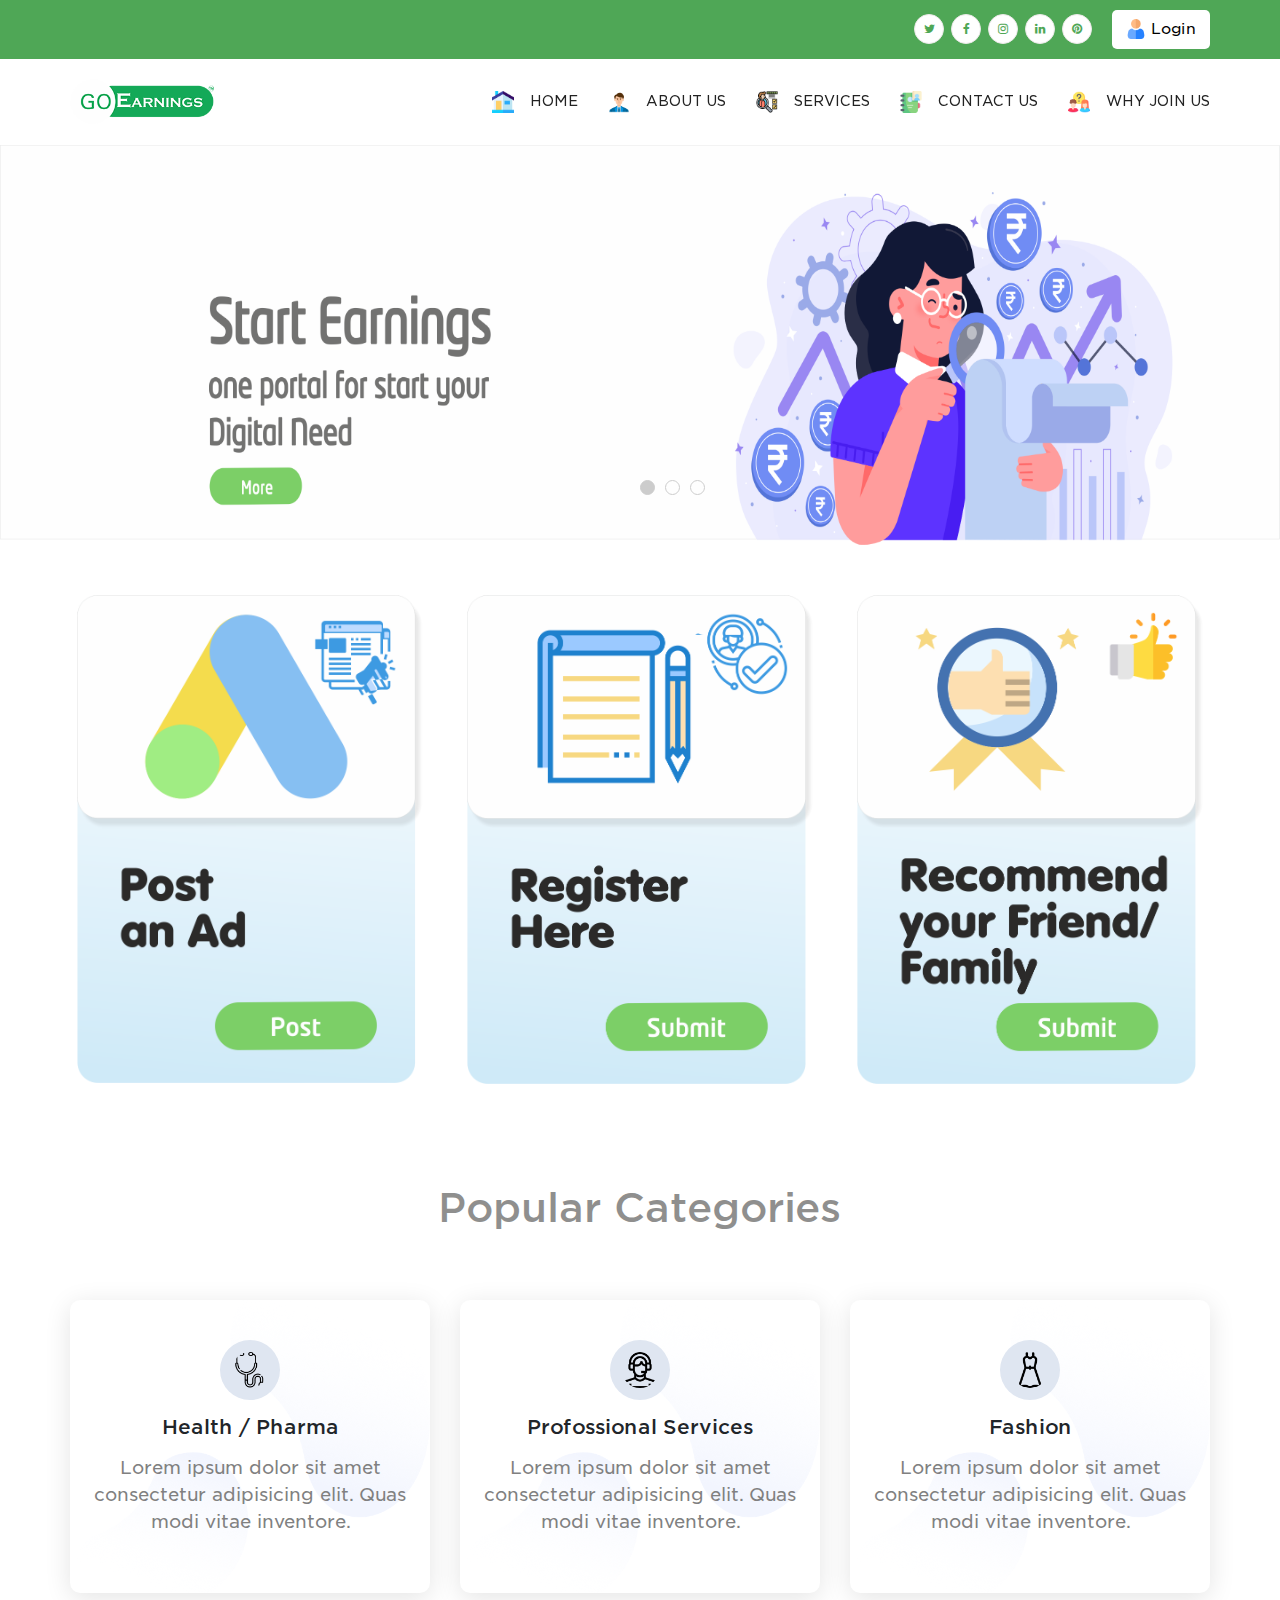
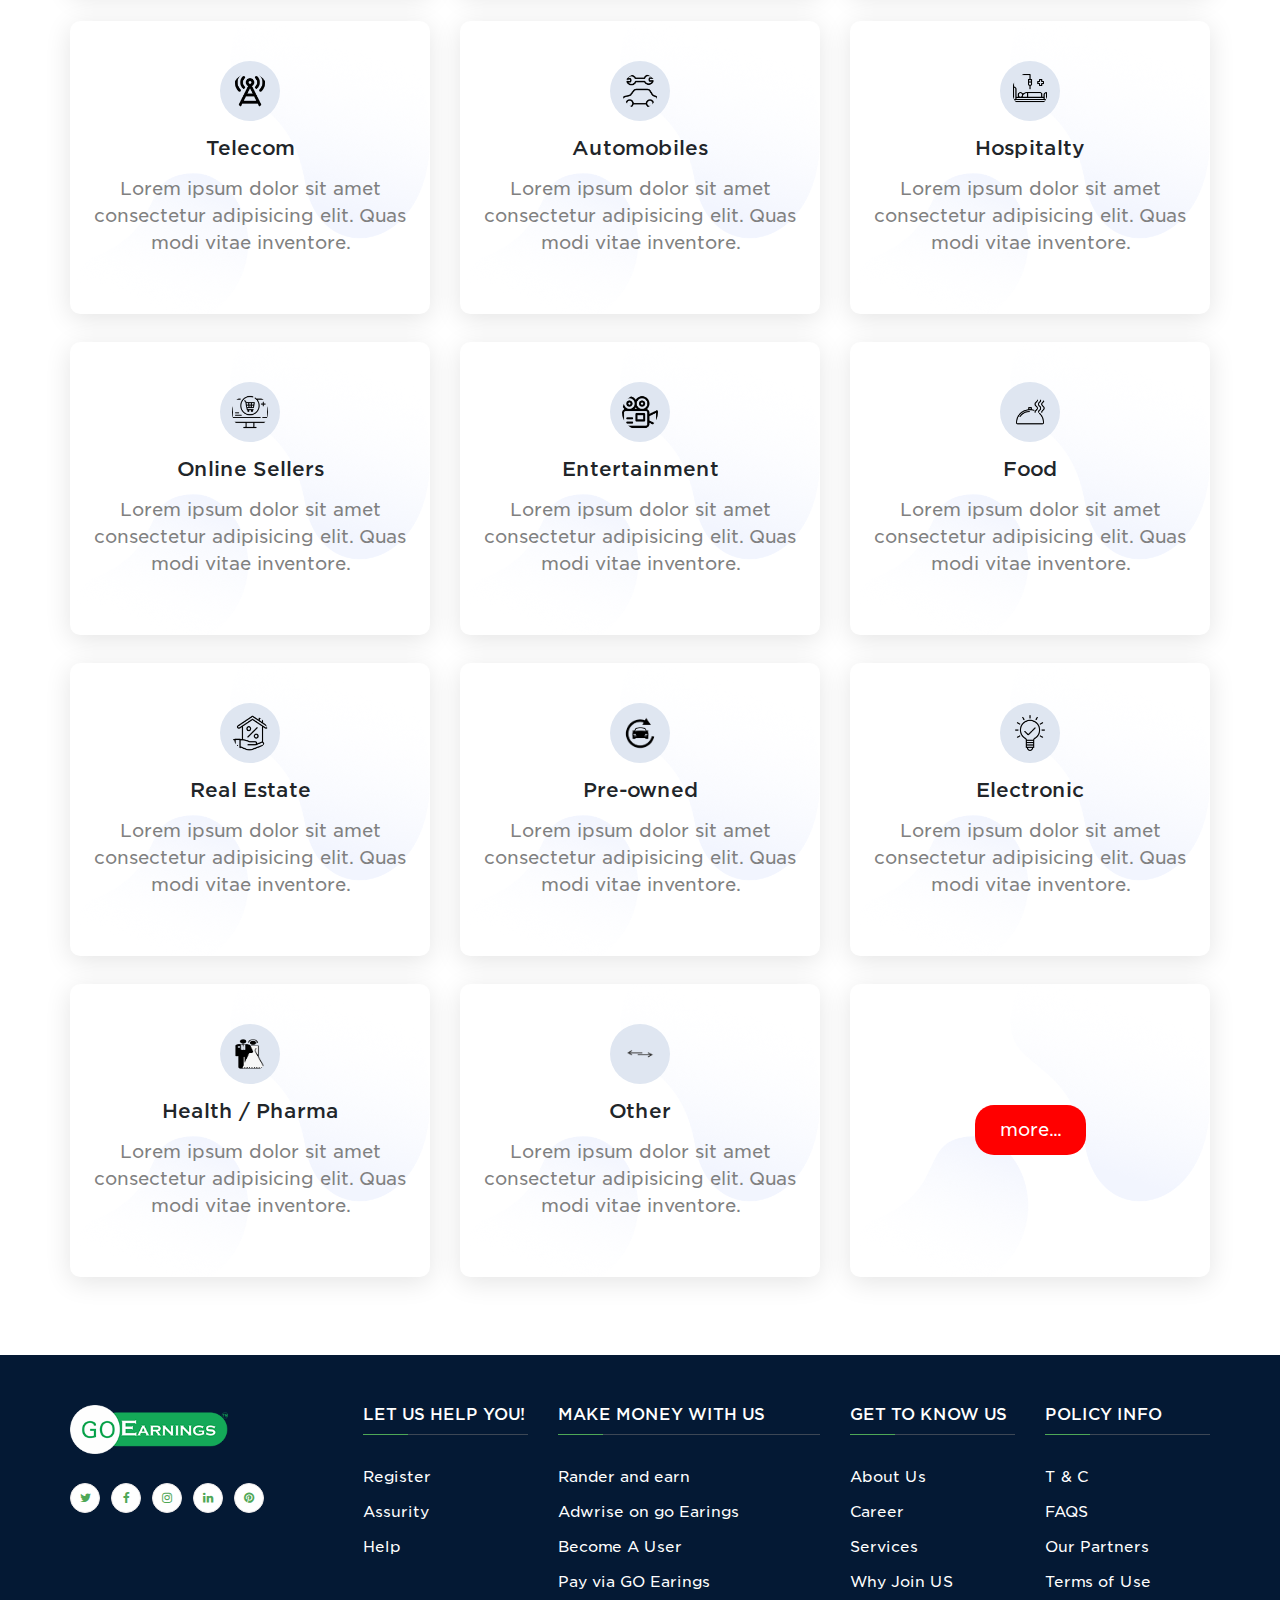
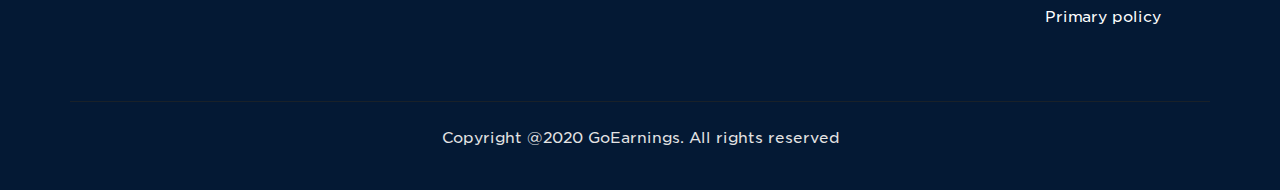
<file: index.html>
<html>
<head>
  <title>GO Earnings</title>
  <!-- Latest compiled and minified CSS -->
  <meta charset="UTF-8" />
  <meta name="viewport" content="width=device-width, initial-scale=1.0" />
  <link rel="stylesheet" type="text/css" href="css/style.css" />
  <link rel="stylesheet" type="text/css" href="fonts/fonts.css" />
  <link rel="stylesheet" type="text/css" href="css/header.css" />
  <link rel="stylesheet" type="text/css" href="css/responsive.css" />
  <link rel="stylesheet" type="text/css" href="css/owl.carousel.min.css" />
  <link
  rel="stylesheet"
  href="https://cdnjs.cloudflare.com/ajax/libs/font-awesome/4.7.0/css/font-awesome.min.css"
  />
  <link rel="stylesheet" href="css/bootstrap.min.css" />
</head>
<body class="custom-font">
  <!-- top-header -->
  <div class="top-header">
    <div class="container">
      <div class="row">
        <div class="col-md-12">
          <div class="single-footer-widget">
            <ul class="social-links">
              <li>
                <a target="_blank" href="#" class="twitter">
                  <i class="fa fa-twitter"></i>
                </a>
              </li>
              
              <li>
                <a target="_blank" href="#" class="facebook">
                  <i class="fa fa-facebook-f"></i>
                </a>
              </li>
              
              <li>
                <a target="_blank" href="#" class="instagram">
                  <i class="fa fa-instagram"></i>
                </a>
              </li>
              
              <li>
                <a target="_blank" href="#">
                  <i class="fa fa-linkedin"></i>
                </a>
              </li>
              
              <li>
                <a target="_blank" href="#">
                  <i class="fa fa-pinterest"></i>
                </a>
              </li>
            </ul>
            <div class="login">
              <img src="img/ICON/user.png" />
              <a href="login.html">Login</a>
            </div>
          </div>
        </div>
      </div>
    </div>
  </div>
  <!--- Site Navigation Start --->
  <header class="navigtaion">
    <div class="container">
      <div class="mani-navigation">
        <nav id="cssmenu">
          <div class="site-logo">
            <a href="index.html">
              <img src="./img/logoe.png" />
            </a>
          </div>
          <div id="head-mobile"></div>
          <div class="button"></div>
          <ul>
            <li class="has-sub">
              <span class="submenu-button"></span
                ><img src="img/ICON/home.png" />
                <a href="index.html">HOME</a>
              </li>
              
              <li class="has-sub">
                <span class="submenu-button"></span
                  ><img src="img/ICON/person.png" />
                  <a href="about-us.html">ABOUT US</a>
                </li>
                
                <li>
                  <img src="img/ICON/assessment.png" />
                  <a href="services.html">SERVICES</a>
                </li>
                
                <li>
                  <img src="img/ICON/book.png" />
                  <a href="contact-us.html">CONTACT US</a>
                </li>
                
                <li>
                  <img src="img/ICON/question.png" />
                  <a href="Join-us.html">WHY JOIN US</a>
                </li>
                <!-- <div class="search">
                  <input type="text" placeholder="serach" />
                </div> -->
              </ul>
            </nav>
          </div>
        </div>
      </header>
      <!-- end-header -->
      <!-- banner-area -->
      <section class="banner">
        <div class="owl-carousel product-main owl-theme">
          <div class="item">
            <a href="#">
              <img src="img/Banner_Design.png" />
              
            </a>
            <!-- <div class="content">
              <h2>Start Earning</h2>
              <p>One Portal for Start your Digital Needs</p>
            </div> -->
          </div>
          
          <div class="item">
            <a href="#">
              <img src="img/Banner_Design4.png" />
            </a>
            <!-- <div class="content">
              <h2>Start Earning</h2>
              <p>One Portal for Start your Digital Needs</p>
            </div> -->
          </div>
          
          <div class="item">
            <a href="#">
              <img src="img/Banner_Design5.png" />
            </a>
            <!-- <div class="content">
              <h2>Start Earning</h2>
              <p>One Portal for Start your Digital Needs</p>
            </div> -->
          </div>
        </div>
      </section>
      <!-- banner-area -->
      <section class="icons">
        <div class="container">
          <div class="row">
            
            
            <!-- <div class="featured-boxes-inner">
              <div class="row m-0">
                <div class="col-lg-4 col-sm-6 col-md-6 p-0">
                  <a href="#">
                    <div class="single-featured-box">
                      <div class="icon">
                        <img src="img/ICON/POST AN AD.png" />
                      </div>
                      <a href="#">Post an Ad</a>
                    </div>
                  </a>
                </div>
                <div class="col-lg-4 col-sm-6 col-md-6 p-0">
                  <a href="#">
                    <div class="single-featured-box">
                      <div class="icon">
                        <img src="img/ICON/REGISTER.png" />
                      </div>
                      
                      <a href="#">REGISTER Here</a>
                    </div>
                  </a>
                </div>
                <div class="col-lg-4 col-sm-6 col-md-6 p-0">
                  <a href="#">
                    <div class="single-featured-box">
                      <div class="icon">
                        <img src="img/ICON/RECOMANDED.png" />
                      </div>
                      <a href="#">Recommend</a>
                    </div>
                    
                    
                  </div>
                </a>
              </div>
            </div> -->
            
            <div class="col-md-4">
              <div class="posts">
                <a href="post.html">
                  <img src="img/posts-1.png">
                </a>
              </div>
            </div>
            
            <div class="col-md-4">
              <div class="posts">
                <a href="register.html">
                  <img src="img/posts-2.png">
                </a>
              </div>
            </div>
            
            <div class="col-md-4">
              <div class="posts">
                <a href="#" class="s open-popup" data-id="popup_2" data-animation="scale">
                  <img src="img/posts-3.png">
                </a>
              </div>
            </div>
          </div>
        </div>
      </div>
    </section>
    <!-- end -->
    <section class="categor">
      <div class="container">
        <h2>Popular Categories</h2>
        <div class="row">
          <div class="col-md-4">
            <div class="content-erea">
              <img src="img/ICON/Health 1.png" />
              <div class="perha">
                <h4>Health / Pharma</h4>
                <p>
                  Lorem ipsum dolor sit amet consectetur adipisicing elit. Quas
                  modi vitae inventore.
                </p>
              </div>
            </div>
          </div>
          
          <div class="col-md-4">
            <div class="content-erea">
              <img src="img/ICON/Professional 1.png" />
              <div class="perha">
                <h4>Profossional Services</h4>
                <p>
                  Lorem ipsum dolor sit amet consectetur adipisicing elit. Quas
                  modi vitae inventore.
                </p>
              </div>
            </div>
          </div>
          
          <div class="col-md-4">
            <div class="content-erea">
              <img src="img/ICON/Fashion 1.png" />
              <div class="perha">
                <h4>Fashion</h4>
                <p>
                  Lorem ipsum dolor sit amet consectetur adipisicing elit. Quas
                  modi vitae inventore.
                </p>
              </div>
            </div>
          </div>
        </div>
        
        <div class="row">
          <div class="col-md-4">
            <div class="content-erea">
              <img src="img/ICON/Telecom 1.png" />
              <div class="perha">
                <h4>Telecom</h4>
                <p>
                  Lorem ipsum dolor sit amet consectetur adipisicing elit. Quas
                  modi vitae inventore.
                </p>
              </div>
            </div>
          </div>
          
          <div class="col-md-4">
            <div class="content-erea">
              <img src="img/ICON/Automobiles 1.png" />
              <div class="perha">
                <h4>Automobiles</h4>
                <p>
                  Lorem ipsum dolor sit amet consectetur adipisicing elit. Quas
                  modi vitae inventore.
                </p>
              </div>
            </div>
          </div>
          
          <div class="col-md-4">
            <div class="content-erea">
              <img src="img/ICON/hospital-bed.png" />
              <div class="perha">
                <h4>Hospitalty</h4>
                <p>
                  Lorem ipsum dolor sit amet consectetur adipisicing elit. Quas
                  modi vitae inventore.
                </p>
              </div>
            </div>
          </div>
        </div>
        
        <div class="row">
          <div class="col-md-4">
            <div class="content-erea">
              <img src="img/ICON/Online 1.png " />
              <div class="perha">
                <h4>Online Sellers</h4>
                <p>
                  Lorem ipsum dolor sit amet consectetur adipisicing elit. Quas
                  modi vitae inventore.
                </p>
              </div>
            </div>
          </div>
          
          <div class="col-md-4">
            <div class="content-erea">
              <img src="img/ICON/Entertainment 1.png" />
              <div class="perha">
                <h4>Entertainment</h4>
                <p>
                  Lorem ipsum dolor sit amet consectetur adipisicing elit. Quas
                  modi vitae inventore.
                </p>
              </div>
            </div>
          </div>
          
          <div class="col-md-4">
            <div class="content-erea">
              <img src="img/ICON/Food 1.png" />
              <div class="perha">
                <h4>Food</h4>
                <p>
                  Lorem ipsum dolor sit amet consectetur adipisicing elit. Quas
                  modi vitae inventore.
                </p>
              </div>
            </div>
          </div>
        </div>
        
        <div class="row">
          <div class="col-md-4">
            <div class="content-erea">
              <img src="img/ICON/Real Estate 1.png" />
              <div class="perha">
                <h4>Real Estate</h4>
                <p>
                  Lorem ipsum dolor sit amet consectetur adipisicing elit. Quas
                  modi vitae inventore.
                </p>
              </div>
            </div>
          </div>
          
          <div class="col-md-4">
            <div class="content-erea">
              <img src="img/ICON/Pre owned new.png" />
              <div class="perha">
                <h4>Pre-owned</h4>
                <p>
                  Lorem ipsum dolor sit amet consectetur adipisicing elit. Quas
                  modi vitae inventore.
                </p>
              </div>
            </div>
          </div>
          
          <div class="col-md-4">
            <div class="content-erea">
              <img src="img/ICON/Electronic 1.png" />
              <div class="perha">
                <h4>Electronic</h4>
                <p>
                  Lorem ipsum dolor sit amet consectetur adipisicing elit. Quas
                  modi vitae inventore.
                </p>
              </div>
            </div>
          </div>
        </div>
        
        <div class="row">
          <div class="col-md-4">
            <div class="content-erea">
              <img src="img/ICON/Life 1.png" />
              <div class="perha">
                <h4>Health / Pharma</h4>
                <p>
                  Lorem ipsum dolor sit amet consectetur adipisicing elit. Quas
                  modi vitae inventore.
                </p>
              </div>
            </div>
          </div>
          
          <div class="col-md-4">
            <div class="content-erea">
              <img src="img/ICON/other.png" />
              <div class="perha">
                <h4>Other</h4>
                <p>
                  Lorem ipsum dolor sit amet consectetur adipisicing elit. Quas
                  modi vitae inventore.
                </p>
              </div>
            </div>
          </div>
          
          <div class="col-md-4">
            <div class="content-erea">
              <div class="more">
                <a href="#">more...</a>
              </div>
            </div>
          </div>
        </div>
      </div>
    </section>
    
    <footer>
      <div class="container">
        <div class="row">
          <div class="col-sm-4 col-md-3 col-xs-12 footer-column">
            <div class="footer-logo">
              <img src="./img/logoe.png" />
              <div class="single-footer-widget left-side">
                <ul class="social-links">
                  <li>
                    <a target="_blank" href="#" class="twitter">
                      <i class="fa fa-twitter"></i
                        ></a>
                      </li>
                      
                      <li>
                        <a target="_blank" href="#" class="facebook">
                          <i class="fa fa-facebook-f"></i
                            ></a>
                          </li>
                          
                          <li>
                            <a target="_blank" href="#" class="instagram">
                              <i class="fa fa-instagram"></i
                                ></a>
                              </li>
                              
                              <li>
                                <a target="_blank" href="#">
                                  <i class="fa fa-linkedin"></i
                                    ></a>
                                  </li>
                                  
                                  <li>
                                    <a target="_blank" href="#">
                                      <i class="fa fa-pinterest"></i
                                        ></a>
                                      </li>
                                    </ul>
                                  </div>
                                </div>
                              </div>
                              <div class="col-sm-4 col-md-2 col-xs-6 footer-column">
                                <div class="listing">
                                  <h3>LET US HELP YOU!</h3>
                                  <ul>
                                    <li><a href="#">Register</a></li>
                                    <li><a href="#">Assurity</a></li>
                                    <li><a href="#">Help</a></li>
                                  </ul>
                                </div>
                              </div>
                              
                              <div class="col-sm-4 col-md-3 col-xs-6 footer-column">
                                <div class="listing">
                                  <h3>MAKE MONEY WITH US</h3>
                                  <ul>
                                    <li><a href="#">Rander and earn</a></li>
                                    <li><a href="#">Adwrise on go Earings</a></li>
                                    <li><a href="#">Become A User</a></li>
                                    <li><a href="#">Pay via GO Earings</a></li>
                                  </ul>
                                </div>
                              </div>
                              
                              <div class="col-sm-4 col-md-2 col-xs-6 footer-column">
                                <div class="listing">
                                  <h3>GET TO KNOW US</h3>
                                  <ul>
                                    <li><a href="#">About Us</a></li>
                                    <li><a href="#">Career</a></li>
                                    <li><a href="#">Services</a></li>
                                    <li><a href="#">Why Join US</a></li>
                                  </ul>
                                </div>
                              </div>
                              
                              <div class="col-sm-4 col-md-2 col-xs-6 footer-column">
                                <div class="listing">
                                  <h3>POLICY INFO</h3>
                                  <ul>
                                    <li><a href="#">T &amp; C</a></li>
                                    <li><a href="#">FAQS</a></li>
                                    <li><a href="#">Our Partners</a></li>
                                    <li><a href="#">Terms of Use</a></li>
                                    <li><a href="#">Primary policy</a></li>
                                  </ul>
                                </div>
                              </div>
                            </div>
                            <div class="row">
                              <div class="col-md-12">
                                <div class="logos"></div>
                              </div>
                            </div>
                            
                            <div class="copyright-area">
                              <p>
                                Copyright @2020 <a href="index.html">GoEarnings</a>. All rights
                                reserved
                              </p>
                            </div>
                          </div>
                        </footer>
                        
                        <div id="popup_2" class="popup">
                          <div class="popup-overlay"></div>
                          <div class="main-pop">
                            <div class="popup-content">
                              <a href="#" class="close-popup" data-id="popup_2" data-animation="scale">&times;</a>
                              <h2>Refer and Get Rewarded!!</h2>
                              <p>Enter your Friend/Family's Email-ID, Also add your unique key to get extra rewards</p>
                              <div class="single-footer-widget left-side pops">
                                <ul class="social-links">
                                  <li>
                                    <a target="_blank" href="#" class="twitter">
                                      <i class="fa fa-twitter"></i></a>
                                    </li>
                                    
                                    <li>
                                      <a target="_blank" href="#" class="facebook">
                                        <i class="fa fa-facebook-f"></i></a>
                                      </li>
                                      
                                      <li>
                                        <a target="_blank" href="#" class="instagram">
                                          <i class="fa fa-instagram"></i></a>
                                        </li>
                                        
                                        <li>
                                          <a target="_blank" href="#">
                                            <i class="fa fa-linkedin"></i></a>
                                          </li>
                                          
                                          <li>
                                            <a target="_blank" href="#">
                                              <i class="fa fa-pinterest"></i></a>
                                            </li>
                                          </ul>
                                        </div>
                                        <div class="contact-form">
                                          <input type="email" name="your-email" placeholder="Enter Refferal ID">
                                        </div>
                                        
                                        <div class="contact-form">
                                          <input type="text" name="your-name" placeholder="Enter your key">
                                        </div>
                                        
                                        <div class="contact-form">
                                          <button type="submit" class="btn btn-primary">
                                            Send Message
                                          </button>
                                        </div>
                                      </div>
                                    </div>
                                  </div>
                                  
                                  
                                  
                                  <!-- jQuery library -->
                                  <script src="js/jquery.min.js"></script>
                                  <script src="js/bootstrap.min.js"></script>
                                  <script src="js/script.js"></script>
                                  <script src="js/owl.carousel.js"></script>
                                  <script src="js/popper.min.js"></script>
                                  
                                  <script>
                                    $(".product-main").owlCarousel({
                                      loop: true,
                                      dots: true,
                                      autoplay: true,
                                      navText: [
                                      '<i class="fa fa-chevron-left"></i>',
                                      '<i class="fa fa-chevron-right"></i>',
                                      ],
                                      nav: false,
                                      responsive: {
                                        0: {
                                          items: 2,
                                        },
                                        600: {
                                          items: 2,
                                        },
                                        1000: {
                                          items: 1,
                                        },
                                      },
                                    });
                                  </script>
                                  
                                  <script>
                                    // jQuery extend functions for popup
                                    (function($) {
                                      $.fn.openPopup = function( settings ) {
                                        var elem = $(this);
                                        // Establish our default settings
                                        var settings = $.extend({
                                          anim: 'fade'
                                        }, settings);
                                        elem.show();
                                        elem.find('.popup-content').addClass(settings.anim+'In');
                                      }
                                      
                                      $.fn.closePopup = function( settings ) {
                                        var elem = $(this);
                                        // Establish our default settings
                                        var settings = $.extend({
                                          anim: 'fade'
                                        }, settings);
                                        elem.find('.popup-content').removeClass(settings.anim+'In').addClass(settings.anim+'Out');
                                        
                                        setTimeout(function(){
                                          elem.hide();
                                          elem.find('.popup-content').removeClass(settings.anim+'Out')
                                        }, 500);
                                      }
                                      
                                    }(jQuery));
                                    
                                    // Click functions for popup
                                    $('.open-popup').click(function(){
                                      $('#'+$(this).data('id')).openPopup({
                                        anim: (!$(this).attr('data-animation') || $(this).data('animation') == null) ? 'fade' : $(this).data('animation')
                                      });
                                    });
                                    $('.close-popup').click(function(){
                                      $('#'+$(this).data('id')).closePopup({
                                        anim: (!$(this).attr('data-animation') || $(this).data('animation') == null) ? 'fade' : $(this).data('animation')
                                      });
                                    });
                                    
                                    
                                    
                                  </script>
                                </body>
                                </html>
</file>
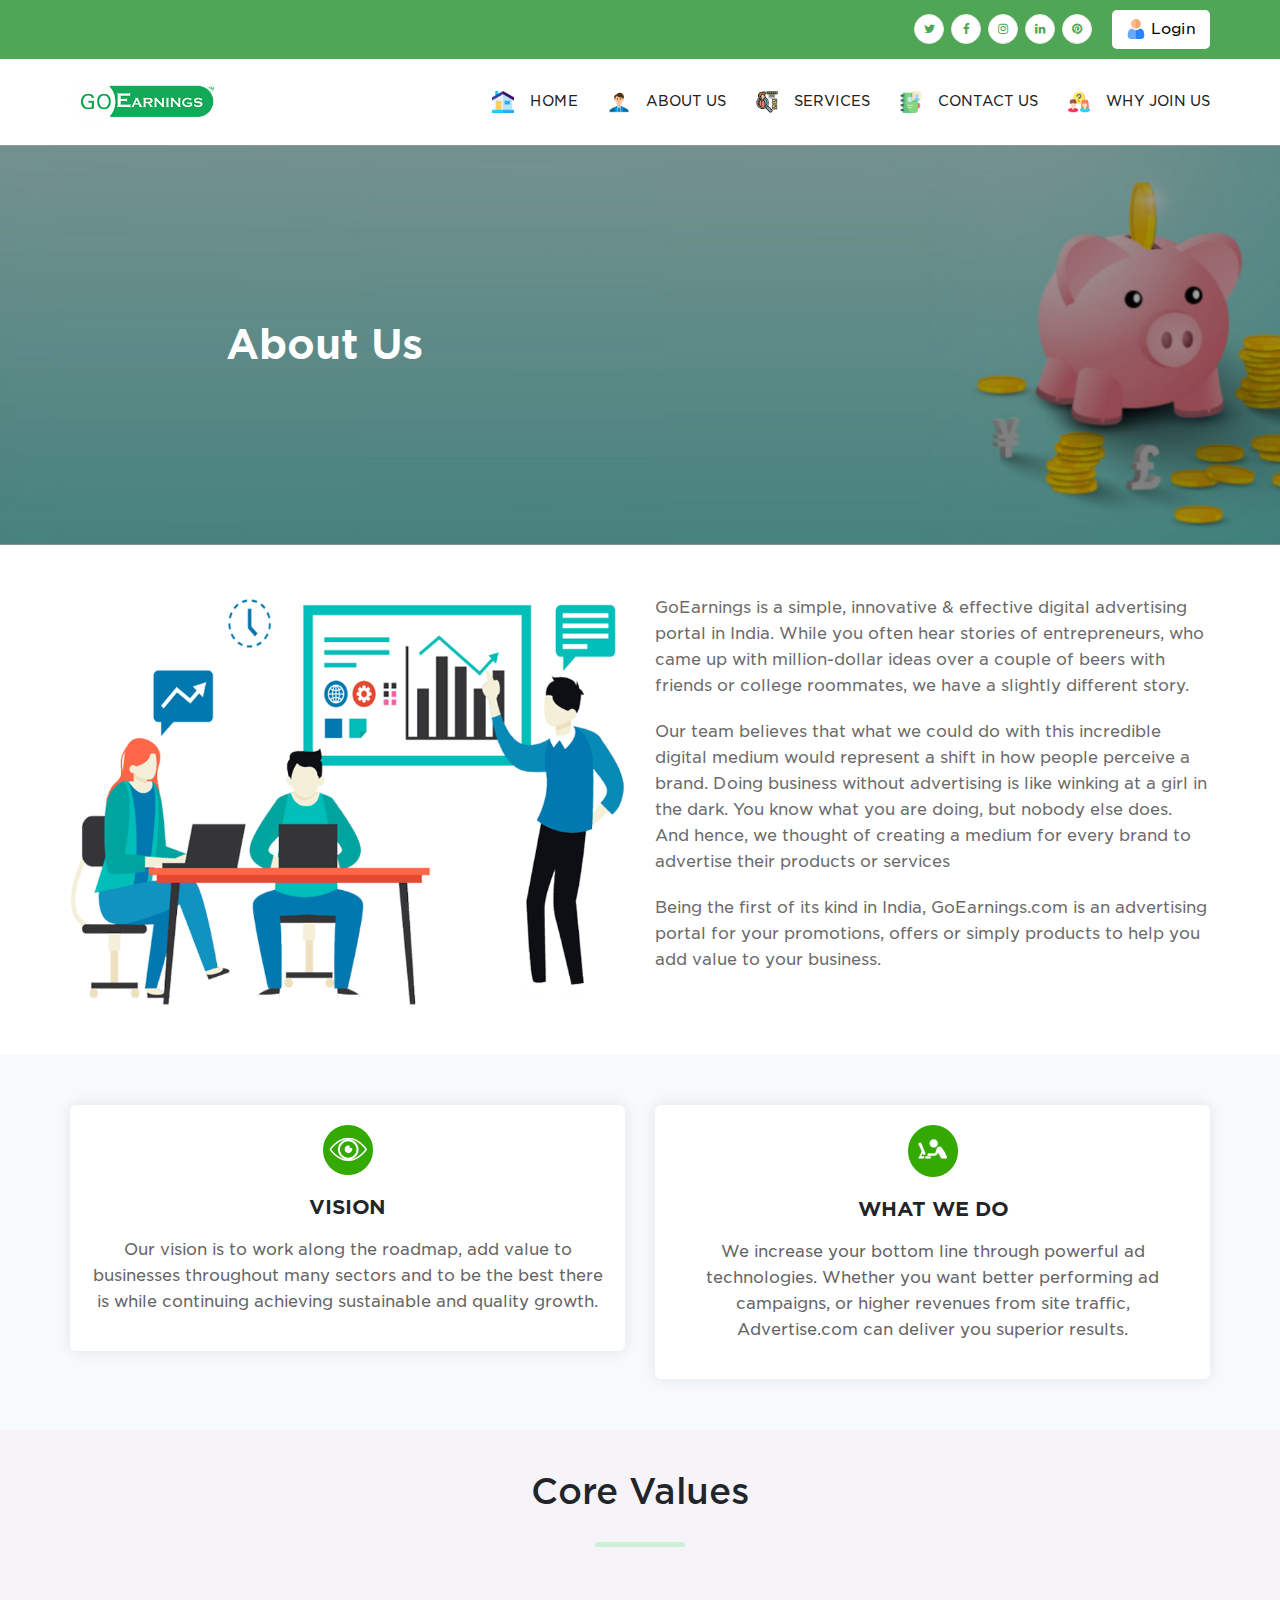
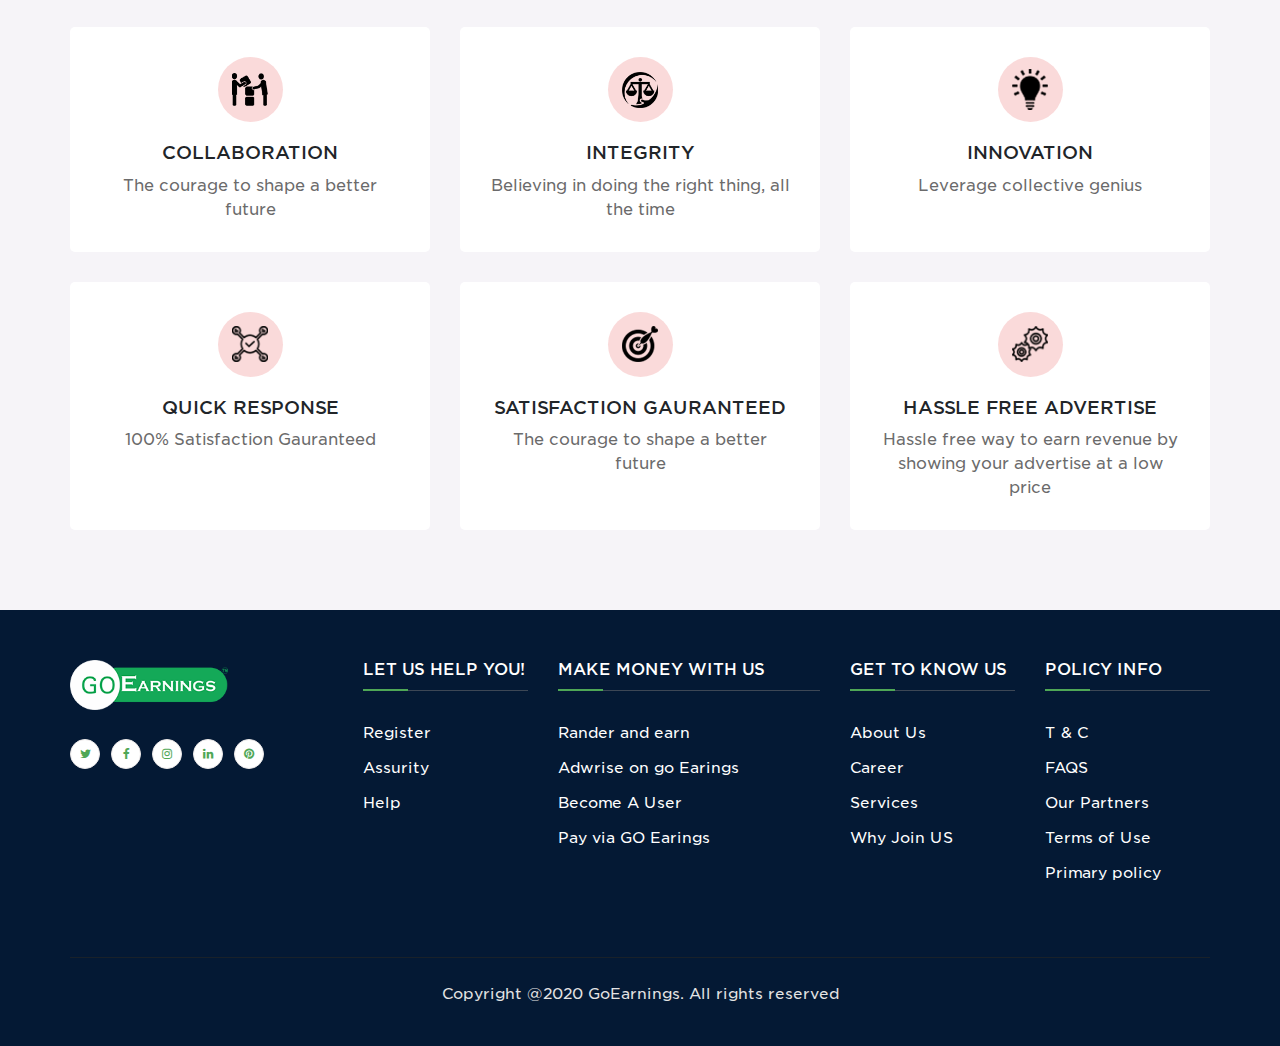
<file: about-us.html>
<html>
  <head>
    <title>GO Earnings</title>
    <!-- Latest compiled and minified CSS -->
    <meta charset="UTF-8" />
    <meta name="viewport" content="width=device-width, initial-scale=1.0" />
    <link rel="stylesheet" type="text/css" href="css/style.css" />
    <link rel="stylesheet" type="text/css" href="fonts/fonts.css" />
    <link rel="stylesheet" type="text/css" href="css/header.css" />
    <link rel="stylesheet" type="text/css" href="css/responsive.css" />
    <link rel="stylesheet" type="text/css" href="css/owl.carousel.min.css" />
    <link
      rel="stylesheet"
      href="https://cdnjs.cloudflare.com/ajax/libs/font-awesome/4.7.0/css/font-awesome.min.css"
    />
    <link rel="stylesheet" href="css/bootstrap.min.css" />
  </head>
  <body class="custom-font">
    <!-- top-header -->
    <div class="top-header">
      <div class="container">
        <div class="row">
          <div class="col-md-12">
            <div class="single-footer-widget">
              <ul class="social-links">
                <li>
                  <a target="_blank" href="#" class="twitter">
                    <i class="fa fa-twitter"></i>
                  </a>
                </li>

                <li>
                  <a target="_blank" href="#" class="facebook">
                    <i class="fa fa-facebook-f"></i>
                  </a>
                </li>

                <li>
                  <a target="_blank" href="#" class="instagram">
                    <i class="fa fa-instagram"></i>
                  </a>
                </li>

                <li>
                  <a target="_blank" href="#">
                    <i class="fa fa-linkedin"></i>
                  </a>
                </li>

                <li>
                  <a target="_blank" href="#">
                    <i class="fa fa-pinterest"></i>
                  </a>
                </li>
              </ul>
              <div class="login">
                <img src="img/ICON/user.png" />
                <a href="login.html">Login</a>
              </div>
            </div>
          </div>
        </div>
      </div>
    </div>
    <!--- Site Navigation Start --->
    <header class="navigtaion">
      <div class="container">
        <div class="mani-navigation">
          <nav id="cssmenu">
            <div class="site-logo">
              <a href="index.html">
                <img src="./img/logoe.png" />
              </a>
            </div>
            <div id="head-mobile"></div>
            <div class="button"></div>
            <ul>
              <li class="has-sub">
                <span class="submenu-button"></span
                ><img src="img/ICON/home.png" />
                <a href="index.html">HOME</a>
              </li>

              <li class="has-sub">
                <span class="submenu-button"></span
                ><img src="img/ICON/person.png" />
                <a href="about-us.html">ABOUT US</a>
              </li>

              <li>
                <img src="img/ICON/assessment.png" />
                <a href="services.html">SERVICES</a>
              </li>

              <li>
                <img src="img/ICON/book.png" />
                <a href="contact-us.html">CONTACT US</a>
              </li>

              <li>
                <img src="img/ICON/question.png" />
                <a href="Join-us.html">WHY JOIN US</a>
              </li>
              <!-- <div class="search">
                  <input type="text" placeholder="serach" />
                </div> -->
            </ul>
          </nav>
        </div>
      </div>
    </header>
    <!-- end-header -->
    <!-- banner-area -->
    <section class="about">
      <div class="about-pic">
        <img src="img/about-us.jpg" />
        <h2>About Us</h2>
      </div>
    </section>

    <section>
      <div class="container">
        <div class="row">
          <div class="col-md-6">
            <div class="image">
              <img src="img/about-hm-img.png" /s>
            </div>
          </div>

          <div class="col-md-6">
            <div class="about-perha">
              <p>
                GoEarnings is a simple, innovative & effective digital
                advertising portal in India. While you often hear stories of
                entrepreneurs, who came up with million-dollar ideas over a
                couple of beers with friends or college roommates, we have a
                slightly different story.
              </p>

              <p>
                Our team believes that what we could do with this incredible
                digital medium would represent a shift in how people perceive a
                brand. Doing business without advertising is like winking at a
                girl in the dark. You know what you are doing, but nobody else
                does. And hence, we thought of creating a medium for every brand
                to advertise their products or services
              </p>

              <p>
                Being the first of its kind in India, GoEarnings.com is an
                advertising portal for your promotions, offers or simply
                products to help you add value to your business.
              </p>
            </div>
          </div>
        </div>
      </div>
    </section>

    <section class="main-misson">
      <div class="container">
        <div class="row">
          <div class="col-md-6">
            <div class="misssion-sec">
              <img src="img/eye.png" />
              <h4>VISION</h4>
              <p>
                Our vision is to work along the roadmap, add value to businesses
                throughout many sectors and to be the best there is while
                continuing achieving sustainable and quality growth.
              </p>
            </div>
          </div>

          <div class="col-md-6">
            <div class="misssion-sec">
              <img src="img/aboutw.png" />
              <h4>WHAT WE DO</h4>
              <p>
                We increase your bottom line through powerful ad technologies.
                Whether you want better performing ad campaigns, or higher
                revenues from site traffic, Advertise.com can deliver you
                superior results.
              </p>
            </div>
          </div>
        </div>
      </div>
    </section>

    <section class="core">
      <div class="section-title">
        <h2>Core Values</h2>
        <div class="bar"></div>
      </div>
      <div class="container">
        <div class="row">
          <div class="col-lg-4 col-md-6">
            <div class="single-features-box">
              <div class="icons">
                <img src="img/abouticon11.png" />
              </div>

              <h3>COLLABORATION</h3>
              <p>
                The courage to shape a better future
              </p>
            </div>
          </div>

          <div class="col-lg-4 col-md-6">
            <div class="single-features-box">
              <div class="icons">
                <img src="img/abouticon21.png" />
              </div>

              <h3>INTEGRITY</h3>
              <p>
                Believing in doing the right thing, all the time
              </p>
            </div>
          </div>

          <div class="col-lg-4 col-md-6">
            <div class="single-features-box">
              <div class="icons">
                <img src="img/abouticon31.png" />
              </div>

              <h3>INNOVATION</h3>
              <p>
                Leverage collective genius
              </p>
            </div>
          </div>

          <div class="col-lg-4 col-md-6">
            <div class="single-features-box">
              <div class="icons">
                <img src="img/abouticon41.png" />
              </div>

              <h3>QUICK RESPONSE</h3>
              <p>
                100% Satisfaction Gauranteed
              </p>
            </div>
          </div>

          <div class="col-lg-4 col-md-6">
            <div class="single-features-box">
              <div class="icons">
                <img src="img/abouticon51.png" />
              </div>

              <h3>SATISFACTION GAURANTEED</h3>
              <p>
                The courage to shape a better future
              </p>
            </div>
          </div>

          <div class="col-lg-4 col-md-6">
            <div class="single-features-box">
              <div class="icons">
                <img src="img/abouticon61.png" />
              </div>

              <h3>HASSLE FREE ADVERTISE</h3>
              <p>
                Hassle free way to earn revenue by showing your advertise at a
                low price
              </p>
            </div>
          </div>
        </div>
      </div>
    </section>
    <footer>
      <div class="container">
        <div class="row">
          <div class="col-sm-4 col-md-3 col-xs-12 footer-column">
            <div class="footer-logo">
              <img src="./img/logoe.png" />
              <div class="single-footer-widget left-side">
                <ul class="social-links">
                  <li>
                    <a target="_blank" href="#" class="twitter">
                      <i class="fa fa-twitter"></i
                    ></a>
                  </li>

                  <li>
                    <a target="_blank" href="#" class="facebook">
                      <i class="fa fa-facebook-f"></i
                    ></a>
                  </li>

                  <li>
                    <a target="_blank" href="#" class="instagram">
                      <i class="fa fa-instagram"></i
                    ></a>
                  </li>

                  <li>
                    <a target="_blank" href="#">
                      <i class="fa fa-linkedin"></i
                    ></a>
                  </li>

                  <li>
                    <a target="_blank" href="#">
                      <i class="fa fa-pinterest"></i
                    ></a>
                  </li>
                </ul>
              </div>
            </div>
          </div>
          <div class="col-sm-4 col-md-2 col-xs-6 footer-column">
            <div class="listing">
              <h3>LET US HELP YOU!</h3>
              <ul>
                <li><a href="#">Register</a></li>
                <li><a href="#">Assurity</a></li>
                <li><a href="#">Help</a></li>
              </ul>
            </div>
          </div>

          <div class="col-sm-4 col-md-3 col-xs-6 footer-column">
            <div class="listing">
              <h3>MAKE MONEY WITH US</h3>
              <ul>
                <li><a href="#">Rander and earn</a></li>
                <li><a href="#">Adwrise on go Earings</a></li>
                <li><a href="#">Become A User</a></li>
                <li><a href="#">Pay via GO Earings</a></li>
              </ul>
            </div>
          </div>

          <div class="col-sm-4 col-md-2 col-xs-6 footer-column">
            <div class="listing">
              <h3>GET TO KNOW US</h3>
              <ul>
                <li><a href="#">About Us</a></li>
                <li><a href="#">Career</a></li>
                <li><a href="#">Services</a></li>
                <li><a href="#">Why Join US</a></li>
              </ul>
            </div>
          </div>

          <div class="col-sm-4 col-md-2 col-xs-6 footer-column">
            <div class="listing">
              <h3>POLICY INFO</h3>
              <ul>
                <li><a href="#">T &amp; C</a></li>
                <li><a href="#">FAQS</a></li>
                <li><a href="#">Our Partners</a></li>
                <li><a href="#">Terms of Use</a></li>
                <li><a href="#">Primary policy</a></li>
              </ul>
            </div>
          </div>
        </div>
        <div class="row">
          <div class="col-md-12">
            <div class="logos"></div>
          </div>
        </div>

        <div class="copyright-area">
          <p>
            Copyright @2020 <a href="index.html">GoEarnings</a>. All rights
            reserved
          </p>
        </div>
      </div>
    </footer>
    <!-- jQuery library -->
    <script src="js/jquery.min.js"></script>
    <script src="js/bootstrap.min.js"></script>
    <script src="js/script.js"></script>
    <script src="js/owl.carousel.js"></script>
    <script src="js/popper.min.js"></script>

    <script>
      $(".product-main").owlCarousel({
        stagePadding: 50,
        loop: true,
        margin: 30,
        dots: false,
        autoplay: false,
        navText: [
          '<i class="fa fa-chevron-left"></i>',
          '<i class="fa fa-chevron-right"></i>',
        ],
        nav: true,
        responsive: {
          0: {
            items: 2,
          },
          600: {
            items: 2,
          },
          1000: {
            items: 3,
          },
        },
      });
    </script>

    <script>
      $(document).ready(function () {
        $(".brand").owlCarousel({
          loop: true,
          margin: 10,
          autoplay: true,
          nav: true,
          dots: false,
          autoplayTimeout: 2000,
          responsiveClass: true,
          responsive: {
            0: {
              items: 2,
              nav: false,
            },
            600: {
              items: 3,
              nav: false,
            },
            1000: {
              items: 6,
              nav: true,
              margin: 20,
            },
          },
        });
      });
    </script>
  </body>
</html>
</file>
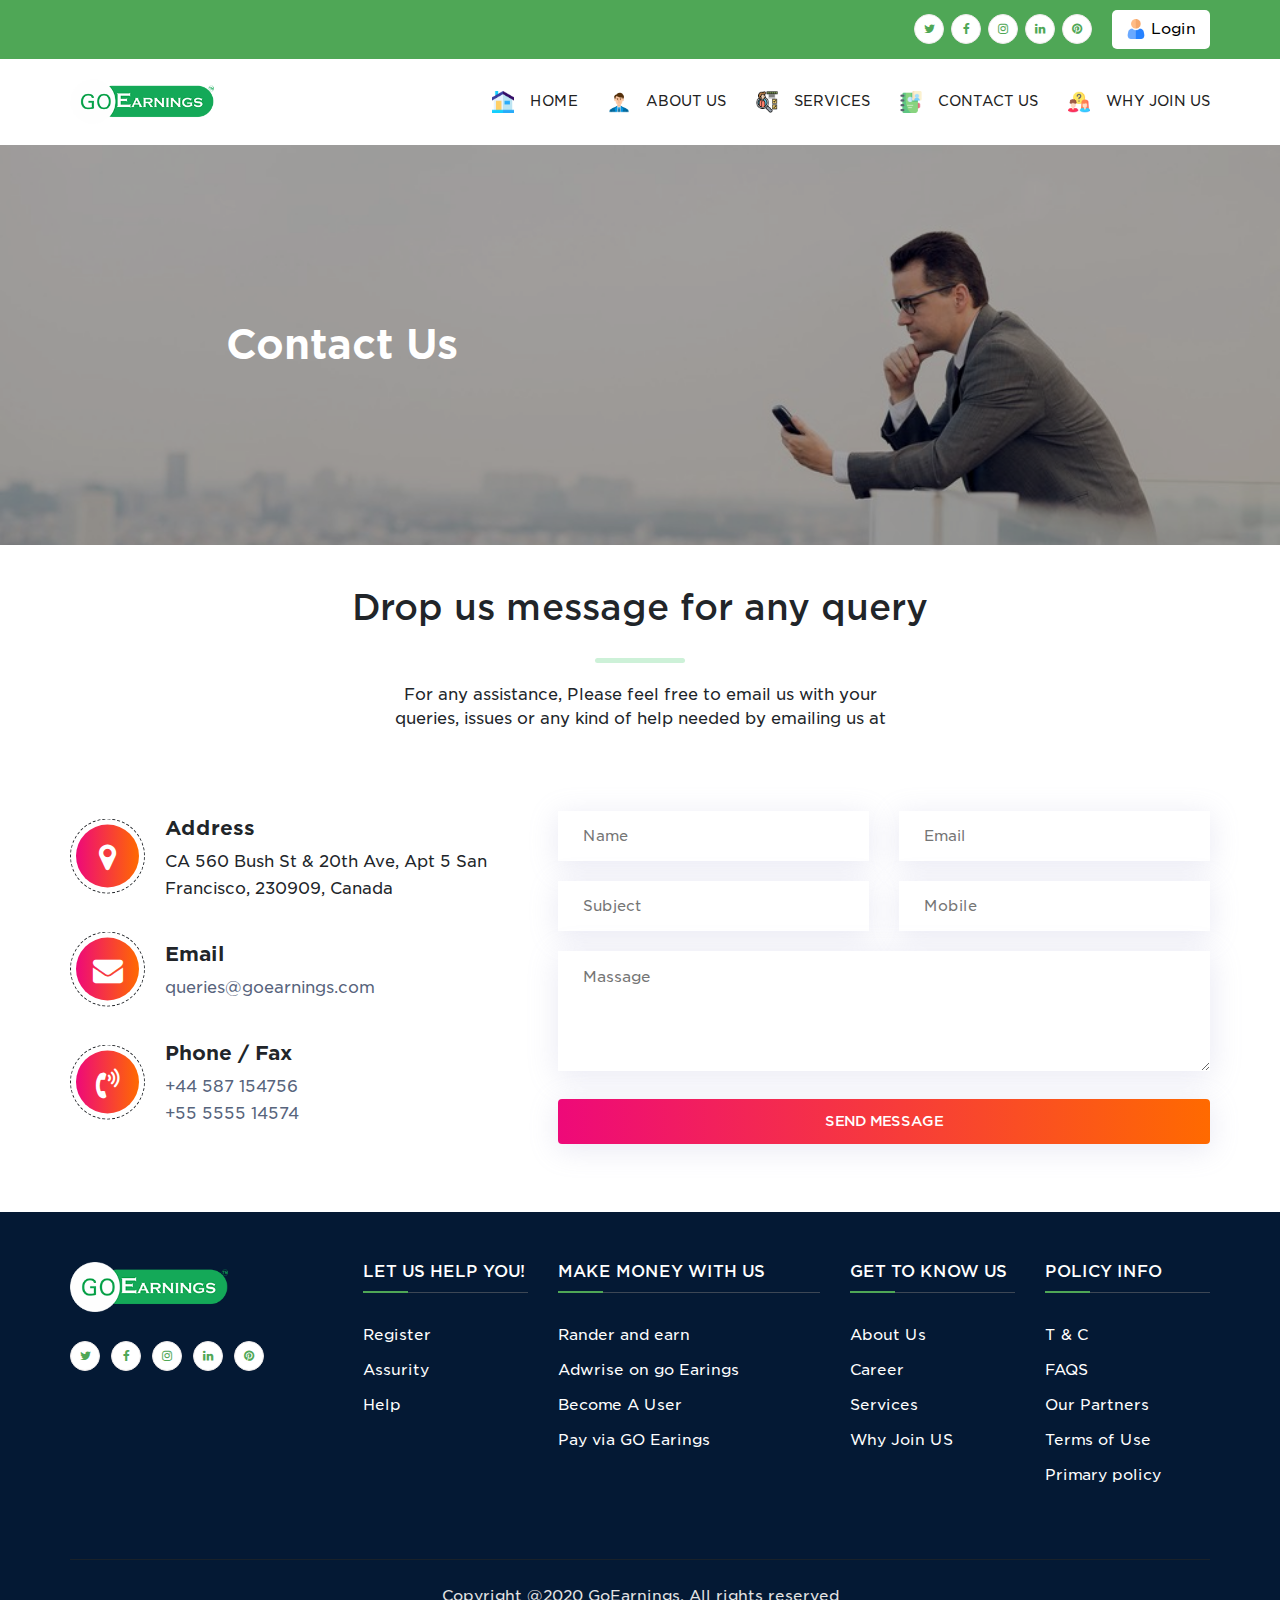
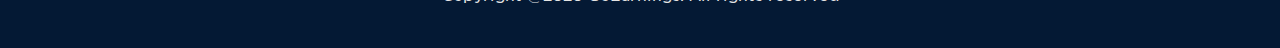
<file: contact-us.html>
<html>
  <head>
    <title>GO Earnings</title>
    <!-- Latest compiled and minified CSS -->
    <meta charset="UTF-8" />
    <meta name="viewport" content="width=device-width, initial-scale=1.0" />
    <link rel="stylesheet" type="text/css" href="css/style.css" />
    <link rel="stylesheet" type="text/css" href="fonts/fonts.css" />
    <link rel="stylesheet" type="text/css" href="css/header.css" />
    <link rel="stylesheet" type="text/css" href="css/responsive.css" />
    <link rel="stylesheet" type="text/css" href="css/owl.carousel.min.css" />
    <link
      rel="stylesheet"
      href="https://cdnjs.cloudflare.com/ajax/libs/font-awesome/4.7.0/css/font-awesome.min.css"
    />
    <link rel="stylesheet" href="css/bootstrap.min.css" />
  </head>
  <body class="custom-font">
    <!-- top-header -->
    <div class="top-header">
      <div class="container">
        <div class="row">
          <div class="col-md-12">
            <div class="single-footer-widget">
              <ul class="social-links">
                <li>
                  <a target="_blank" href="#" class="twitter">
                    <i class="fa fa-twitter"></i>
                  </a>
                </li>

                <li>
                  <a target="_blank" href="#" class="facebook">
                    <i class="fa fa-facebook-f"></i>
                  </a>
                </li>

                <li>
                  <a target="_blank" href="#" class="instagram">
                    <i class="fa fa-instagram"></i>
                  </a>
                </li>

                <li>
                  <a target="_blank" href="#">
                    <i class="fa fa-linkedin"></i>
                  </a>
                </li>

                <li>
                  <a target="_blank" href="#">
                    <i class="fa fa-pinterest"></i>
                  </a>
                </li>
              </ul>
              <div class="login">
                <img src="img/ICON/user.png" />
                <a href="login.html">Login</a>
              </div>
            </div>
          </div>
        </div>
      </div>
    </div>
    <!--- Site Navigation Start --->
    <header class="navigtaion">
      <div class="container">
        <div class="mani-navigation">
          <nav id="cssmenu">
            <div class="site-logo">
              <a href="index.html">
                <img src="./img/logoe.png" />
              </a>
            </div>
            <div id="head-mobile"></div>
            <div class="button"></div>
            <ul>
              <li class="has-sub">
                <span class="submenu-button"></span
                ><img src="img/ICON/home.png" />
                <a href="index.html">HOME</a>
              </li>

              <li class="has-sub">
                <span class="submenu-button"></span
                ><img src="img/ICON/person.png" />
                <a href="about-us.html">ABOUT US</a>
              </li>

              <li>
                <img src="img/ICON/assessment.png" />
                <a href="services.html">SERVICES</a>
              </li>

              <li>
                <img src="img/ICON/book.png" />
                <a href="contact-us.html">CONTACT US</a>
              </li>

              <li>
                <img src="img/ICON/question.png" />
                <a href="Join-us.html">WHY JOIN US</a>
              </li>
              <!-- <div class="search">
                  <input type="text" placeholder="serach" />
                </div> -->
            </ul>
          </nav>
        </div>
      </div>
    </header>
    <!-- end-header -->
    <!-- banner-area -->
    <section class="about">
      <div class="about-pic">
        <img src="img/contact-us.jpeg" />
        <h2>Contact Us</h2>
      </div>
    </section>

    <section>
      <div class="container">
        <div class="section-title">
          <h2>Drop us message for any query</h2>
          <div class="bar"></div>
          <p>
            For any assistance, Please feel free to email us with your queries,
            issues or any kind of help needed by emailing us at
          </p>
        </div>
        <div class="row">
          <div class="col-md-5">
            <div class="elementor-widget-container">
              <div class="contact-info">
                <ul>
                  <li>
                    <div class="icon">
                      <i class="fa fa-map-marker"></i>
                    </div>
                    <span>Address</span>
                    <p>
                      CA 560 Bush St &amp; 20th Ave, Apt 5 San Francisco,
                      230909, Canada
                    </p>
                  </li>
                  <li>
                    <div class="icon">
                      <i class="fa fa-envelope"></i>
                    </div>
                    <span>Email</span>
                    <p>
                      <a href="mailto:queries@goearnings.com"
                        >queries@goearnings.com</a
                      >
                    </p>
                  </li>
                  <li>
                    <div class="icon">
                      <i class="fa fa-volume-control-phone"></i>
                    </div>
                    <span>Phone / Fax</span>
                    <p>
                      <a href="tel:+44 587 154756">+44 587 154756</a
                      ><a href="tel:+55 5555 14574">+55 5555 14574</a>
                    </p>
                  </li>
                </ul>
              </div>
            </div>
          </div>
          <div class="col-md-7">
            <div class="row">
              <div class="col-lg-6 col-md-6">
                <div class="contact-form">
                  <input type="text" name="your-name" placeholder="Name" />
                </div>
              </div>

              <div class="col-lg-6 col-md-6">
                <div class="contact-form">
                  <input type="email" name="your-email" placeholder="Email" />
                </div>
              </div>

              <div class="col-lg-6 col-md-6">
                <div class="contact-form">
                  <input
                    type="text"
                    name="your-subject"
                    placeholder="Subject"
                  />
                </div>
              </div>

              <div class="col-lg-6 col-md-6">
                <div class="contact-form">
                  <input type="number" placeholder="Mobile" />
                </div>
              </div>

              <div class="col-lg-12 col-md-12">
                <div class="contact-form">
                  <textarea
                    name="textarea"
                    id=""
                    cols="30"
                    rows="10"
                    placeholder="massage"
                  ></textarea>
                </div>
              </div>

              <div class="col-lg-12 col-md-12">
                <div class="contact-form">
                  <button type="submit" class="btn btn-primary">
                    Send Message
                  </button>
                </div>
              </div>
            </div>
          </div>
        </div>
      </div>
    </section>
    <footer>
      <div class="container">
        <div class="row">
          <div class="col-sm-4 col-md-3 col-xs-12 footer-column">
            <div class="footer-logo">
              <img src="./img/logoe.png" />
              <div class="single-footer-widget left-side">
                <ul class="social-links">
                  <li>
                    <a target="_blank" href="#" class="twitter">
                      <i class="fa fa-twitter"></i
                    ></a>
                  </li>

                  <li>
                    <a target="_blank" href="#" class="facebook">
                      <i class="fa fa-facebook-f"></i
                    ></a>
                  </li>

                  <li>
                    <a target="_blank" href="#" class="instagram">
                      <i class="fa fa-instagram"></i
                    ></a>
                  </li>

                  <li>
                    <a target="_blank" href="#">
                      <i class="fa fa-linkedin"></i
                    ></a>
                  </li>

                  <li>
                    <a target="_blank" href="#">
                      <i class="fa fa-pinterest"></i
                    ></a>
                  </li>
                </ul>
              </div>
            </div>
          </div>
          <div class="col-sm-4 col-md-2 col-xs-6 footer-column">
            <div class="listing">
              <h3>LET US HELP YOU!</h3>
              <ul>
                <li><a href="#">Register</a></li>
                <li><a href="#">Assurity</a></li>
                <li><a href="#">Help</a></li>
              </ul>
            </div>
          </div>

          <div class="col-sm-4 col-md-3 col-xs-6 footer-column">
            <div class="listing">
              <h3>MAKE MONEY WITH US</h3>
              <ul>
                <li><a href="#">Rander and earn</a></li>
                <li><a href="#">Adwrise on go Earings</a></li>
                <li><a href="#">Become A User</a></li>
                <li><a href="#">Pay via GO Earings</a></li>
              </ul>
            </div>
          </div>

          <div class="col-sm-4 col-md-2 col-xs-6 footer-column">
            <div class="listing">
              <h3>GET TO KNOW US</h3>
              <ul>
                <li><a href="#">About Us</a></li>
                <li><a href="#">Career</a></li>
                <li><a href="#">Services</a></li>
                <li><a href="#">Why Join US</a></li>
              </ul>
            </div>
          </div>

          <div class="col-sm-4 col-md-2 col-xs-6 footer-column">
            <div class="listing">
              <h3>POLICY INFO</h3>
              <ul>
                <li><a href="#">T &amp; C</a></li>
                <li><a href="#">FAQS</a></li>
                <li><a href="#">Our Partners</a></li>
                <li><a href="#">Terms of Use</a></li>
                <li><a href="#">Primary policy</a></li>
              </ul>
            </div>
          </div>
        </div>
        <div class="row">
          <div class="col-md-12">
            <div class="logos"></div>
          </div>
        </div>

        <div class="copyright-area">
          <p>
            Copyright @2020 <a href="index.html">GoEarnings</a>. All rights
            reserved
          </p>
        </div>
      </div>
    </footer>
    <!-- jQuery library -->
    <script src="js/jquery.min.js"></script>
    <script src="js/bootstrap.min.js"></script>
    <script src="js/script.js"></script>
    <script src="js/owl.carousel.js"></script>
    <script src="js/popper.min.js"></script>

    <script>
      $(".product-main").owlCarousel({
        stagePadding: 50,
        loop: true,
        margin: 30,
        dots: false,
        autoplay: false,
        navText: [
          '<i class="fa fa-chevron-left"></i>',
          '<i class="fa fa-chevron-right"></i>',
        ],
        nav: true,
        responsive: {
          0: {
            items: 2,
          },
          600: {
            items: 2,
          },
          1000: {
            items: 3,
          },
        },
      });
    </script>

    <script>
      $(document).ready(function () {
        $(".brand").owlCarousel({
          loop: true,
          margin: 10,
          autoplay: true,
          nav: true,
          dots: false,
          autoplayTimeout: 2000,
          responsiveClass: true,
          responsive: {
            0: {
              items: 2,
              nav: false,
            },
            600: {
              items: 3,
              nav: false,
            },
            1000: {
              items: 6,
              nav: true,
              margin: 20,
            },
          },
        });
      });
    </script>
  </body>
</html>
</file>
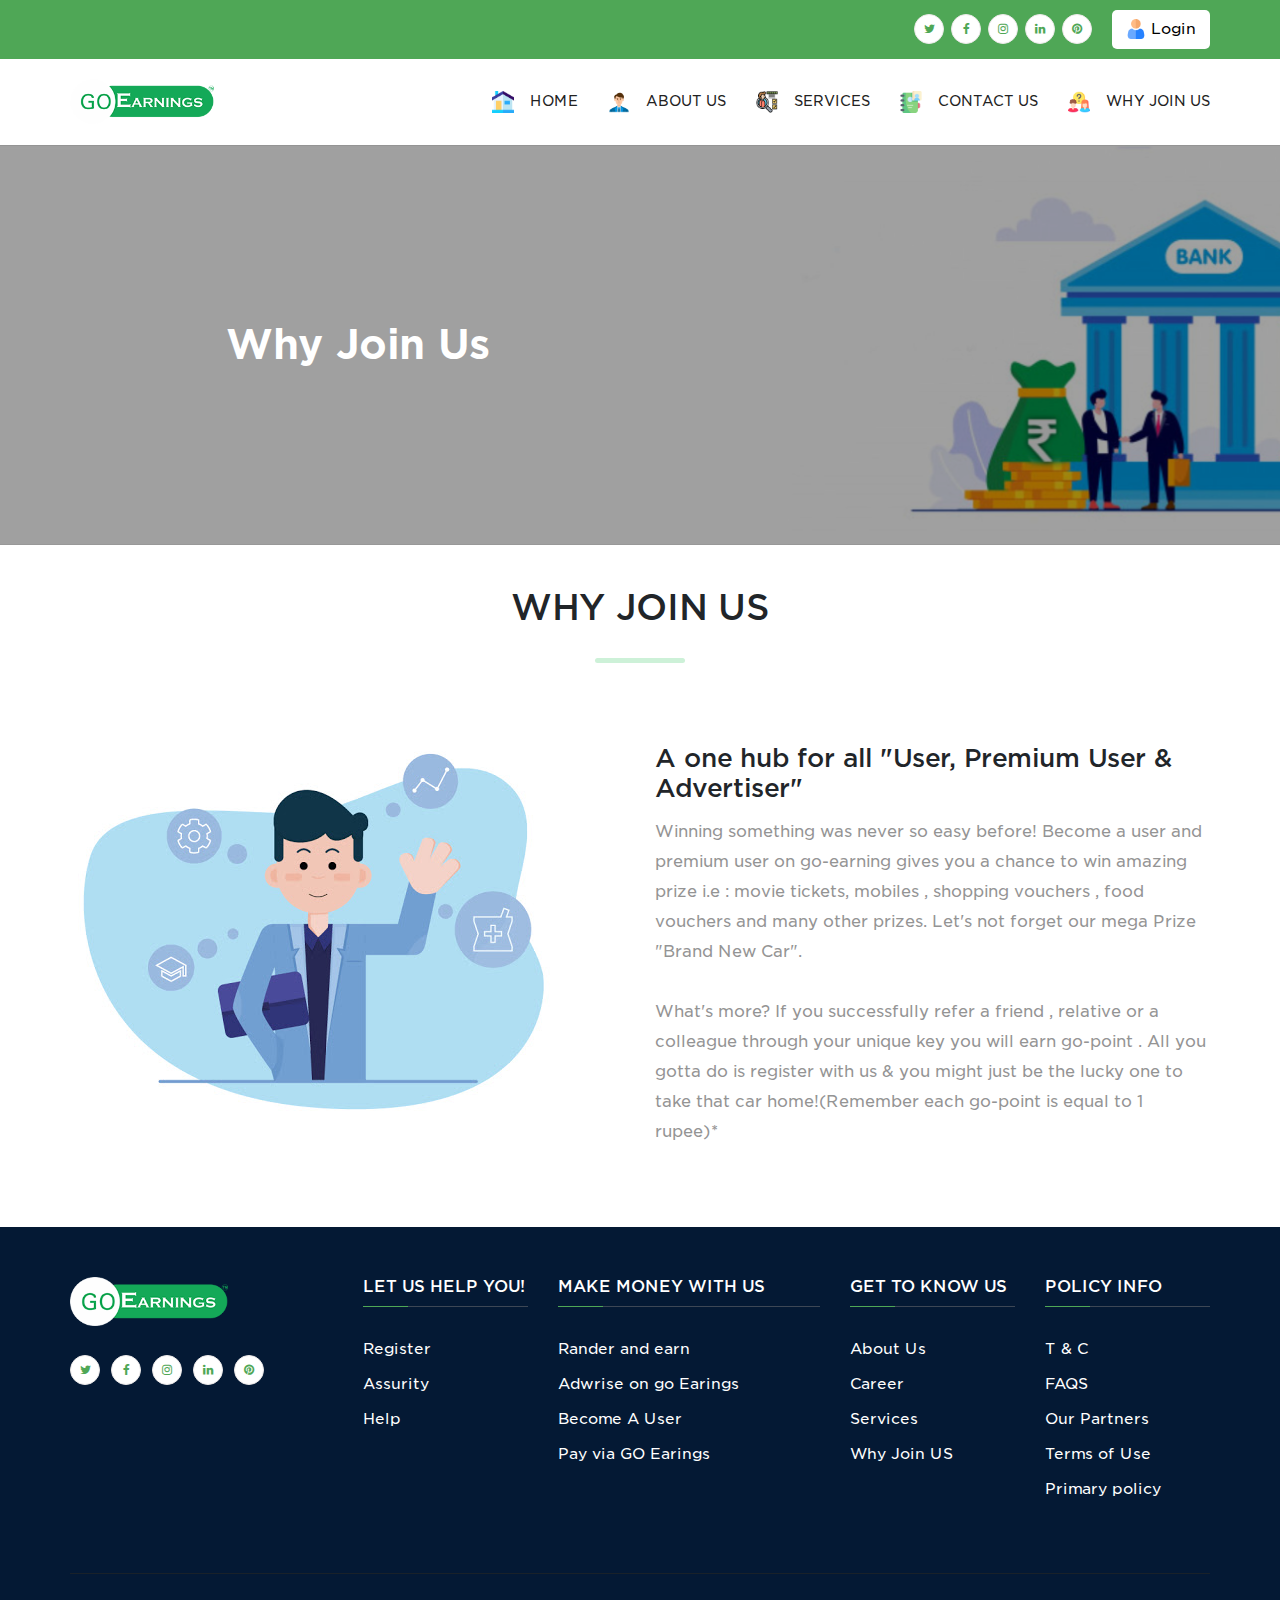
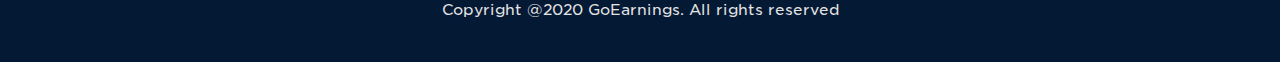
<file: Join-us.html>
<html>
  <head>
    <title>GO Earnings</title>
    <!-- Latest compiled and minified CSS -->
    <meta charset="UTF-8" />
    <meta name="viewport" content="width=device-width, initial-scale=1.0" />
    <link rel="stylesheet" type="text/css" href="css/style.css" />
    <link rel="stylesheet" type="text/css" href="fonts/fonts.css" />
    <link rel="stylesheet" type="text/css" href="css/header.css" />
    <link rel="stylesheet" type="text/css" href="css/responsive.css" />
    <link rel="stylesheet" type="text/css" href="css/owl.carousel.min.css" />
    <link
      rel="stylesheet"
      href="https://cdnjs.cloudflare.com/ajax/libs/font-awesome/4.7.0/css/font-awesome.min.css"
    />
    <link rel="stylesheet" href="css/bootstrap.min.css" />
  </head>
  <body class="custom-font">
    <!-- top-header -->
    <div class="top-header">
      <div class="container">
        <div class="row">
          <div class="col-md-12">
            <div class="single-footer-widget">
              <ul class="social-links">
                <li>
                  <a target="_blank" href="#" class="twitter">
                    <i class="fa fa-twitter"></i>
                  </a>
                </li>

                <li>
                  <a target="_blank" href="#" class="facebook">
                    <i class="fa fa-facebook-f"></i>
                  </a>
                </li>

                <li>
                  <a target="_blank" href="#" class="instagram">
                    <i class="fa fa-instagram"></i>
                  </a>
                </li>

                <li>
                  <a target="_blank" href="#">
                    <i class="fa fa-linkedin"></i>
                  </a>
                </li>

                <li>
                  <a target="_blank" href="#">
                    <i class="fa fa-pinterest"></i>
                  </a>
                </li>
              </ul>
              <div class="login">
                <img src="img/ICON/user.png" />
                <a href="login.html">Login</a>
              </div>
            </div>
          </div>
        </div>
      </div>
    </div>
    <!--- Site Navigation Start --->
    <header class="navigtaion">
      <div class="container">
        <div class="mani-navigation">
          <nav id="cssmenu">
            <div class="site-logo">
              <a href="index.html">
                <img src="./img/logoe.png" />
              </a>
            </div>
            <div id="head-mobile"></div>
            <div class="button"></div>
            <ul>
              <li class="has-sub">
                <span class="submenu-button"></span
                ><img src="img/ICON/home.png" />
                <a href="index.html">HOME</a>
              </li>

              <li class="has-sub">
                <span class="submenu-button"></span
                ><img src="img/ICON/person.png" />
                <a href="about-us.html">ABOUT US</a>
              </li>

              <li>
                <img src="img/ICON/assessment.png" />
                <a href="services.html">SERVICES</a>
              </li>

              <li>
                <img src="img/ICON/book.png" />
                <a href="contact-us.html">CONTACT US</a>
              </li>

              <li>
                <img src="img/ICON/question.png" />
                <a href="Join-us.html">WHY JOIN US</a>
              </li>
              <!-- <div class="search">
                  <input type="text" placeholder="serach" />
                </div> -->
            </ul>
          </nav>
        </div>
      </div>
    </header>
    <!-- end-header -->
    <!-- banner-area -->
    <section class="about">
      <div class="about-pic">
        <img src="img/join-why.jpg" />
        <h2>Why Join Us</h2>
      </div>
    </section>

    <section>
      <div class="container">
        <div class="section-title">
          <h2>WHY JOIN US</h2>
          <div class="bar"></div>
        </div>
        <div class="row">
          <div class="col-md-6">
            <div class="join-bg">
              <img src="img/join-us.jpg" />
            </div>
          </div>

          <div class="col-md-6">
            <div class="join-content">
              <h4>A one hub for all "User, Premium User & Advertiser"</h4>
              <p>
                Winning something was never so easy before! Become a user and
                premium user on go-earning gives you a chance to win amazing
                prize i.e : movie tickets, mobiles , shopping vouchers , food
                vouchers and many other prizes. Let's not forget our mega Prize
                "Brand New Car".
              </p>

              <p>
                What's more? If you successfully refer a friend , relative or a
                colleague through your unique key you will earn go-point . All
                you gotta do is register with us & you might just be the lucky
                one to take that car home!(Remember each go-point is equal to 1
                rupee)*
              </p>
            </div>
          </div>
        </div>
      </div>
    </section>
    <footer>
      <div class="container">
        <div class="row">
          <div class="col-sm-4 col-md-3 col-xs-12 footer-column">
            <div class="footer-logo">
              <img src="./img/logoe.png" />
              <div class="single-footer-widget left-side">
                <ul class="social-links">
                  <li>
                    <a target="_blank" href="#" class="twitter">
                      <i class="fa fa-twitter"></i
                    ></a>
                  </li>

                  <li>
                    <a target="_blank" href="#" class="facebook">
                      <i class="fa fa-facebook-f"></i
                    ></a>
                  </li>

                  <li>
                    <a target="_blank" href="#" class="instagram">
                      <i class="fa fa-instagram"></i
                    ></a>
                  </li>

                  <li>
                    <a target="_blank" href="#">
                      <i class="fa fa-linkedin"></i
                    ></a>
                  </li>

                  <li>
                    <a target="_blank" href="#">
                      <i class="fa fa-pinterest"></i
                    ></a>
                  </li>
                </ul>
              </div>
            </div>
          </div>
          <div class="col-sm-4 col-md-2 col-xs-6 footer-column">
            <div class="listing">
              <h3>LET US HELP YOU!</h3>
              <ul>
                <li><a href="#">Register</a></li>
                <li><a href="#">Assurity</a></li>
                <li><a href="#">Help</a></li>
              </ul>
            </div>
          </div>

          <div class="col-sm-4 col-md-3 col-xs-6 footer-column">
            <div class="listing">
              <h3>MAKE MONEY WITH US</h3>
              <ul>
                <li><a href="#">Rander and earn</a></li>
                <li><a href="#">Adwrise on go Earings</a></li>
                <li><a href="#">Become A User</a></li>
                <li><a href="#">Pay via GO Earings</a></li>
              </ul>
            </div>
          </div>

          <div class="col-sm-4 col-md-2 col-xs-6 footer-column">
            <div class="listing">
              <h3>GET TO KNOW US</h3>
              <ul>
                <li><a href="#">About Us</a></li>
                <li><a href="#">Career</a></li>
                <li><a href="#">Services</a></li>
                <li><a href="#">Why Join US</a></li>
              </ul>
            </div>
          </div>

          <div class="col-sm-4 col-md-2 col-xs-6 footer-column">
            <div class="listing">
              <h3>POLICY INFO</h3>
              <ul>
                <li><a href="#">T &amp; C</a></li>
                <li><a href="#">FAQS</a></li>
                <li><a href="#">Our Partners</a></li>
                <li><a href="#">Terms of Use</a></li>
                <li><a href="#">Primary policy</a></li>
              </ul>
            </div>
          </div>
        </div>
        <div class="row">
          <div class="col-md-12">
            <div class="logos"></div>
          </div>
        </div>

        <div class="copyright-area">
          <p>
            Copyright @2020 <a href="index.html">GoEarnings</a>. All rights
            reserved
          </p>
        </div>
      </div>
    </footer>
    <!-- jQuery library -->
    <script src="js/jquery.min.js"></script>
    <script src="js/bootstrap.min.js"></script>
    <script src="js/script.js"></script>
    <script src="js/owl.carousel.js"></script>
    <script src="js/popper.min.js"></script>

    <script>
      $(".product-main").owlCarousel({
        stagePadding: 50,
        loop: true,
        margin: 30,
        dots: false,
        autoplay: false,
        navText: [
          '<i class="fa fa-chevron-left"></i>',
          '<i class="fa fa-chevron-right"></i>',
        ],
        nav: true,
        responsive: {
          0: {
            items: 2,
          },
          600: {
            items: 2,
          },
          1000: {
            items: 3,
          },
        },
      });
    </script>

    <script>
      $(document).ready(function () {
        $(".brand").owlCarousel({
          loop: true,
          margin: 10,
          autoplay: true,
          nav: true,
          dots: false,
          autoplayTimeout: 2000,
          responsiveClass: true,
          responsive: {
            0: {
              items: 2,
              nav: false,
            },
            600: {
              items: 3,
              nav: false,
            },
            1000: {
              items: 6,
              nav: true,
              margin: 20,
            },
          },
        });
      });
    </script>
  </body>
</html>
</file>
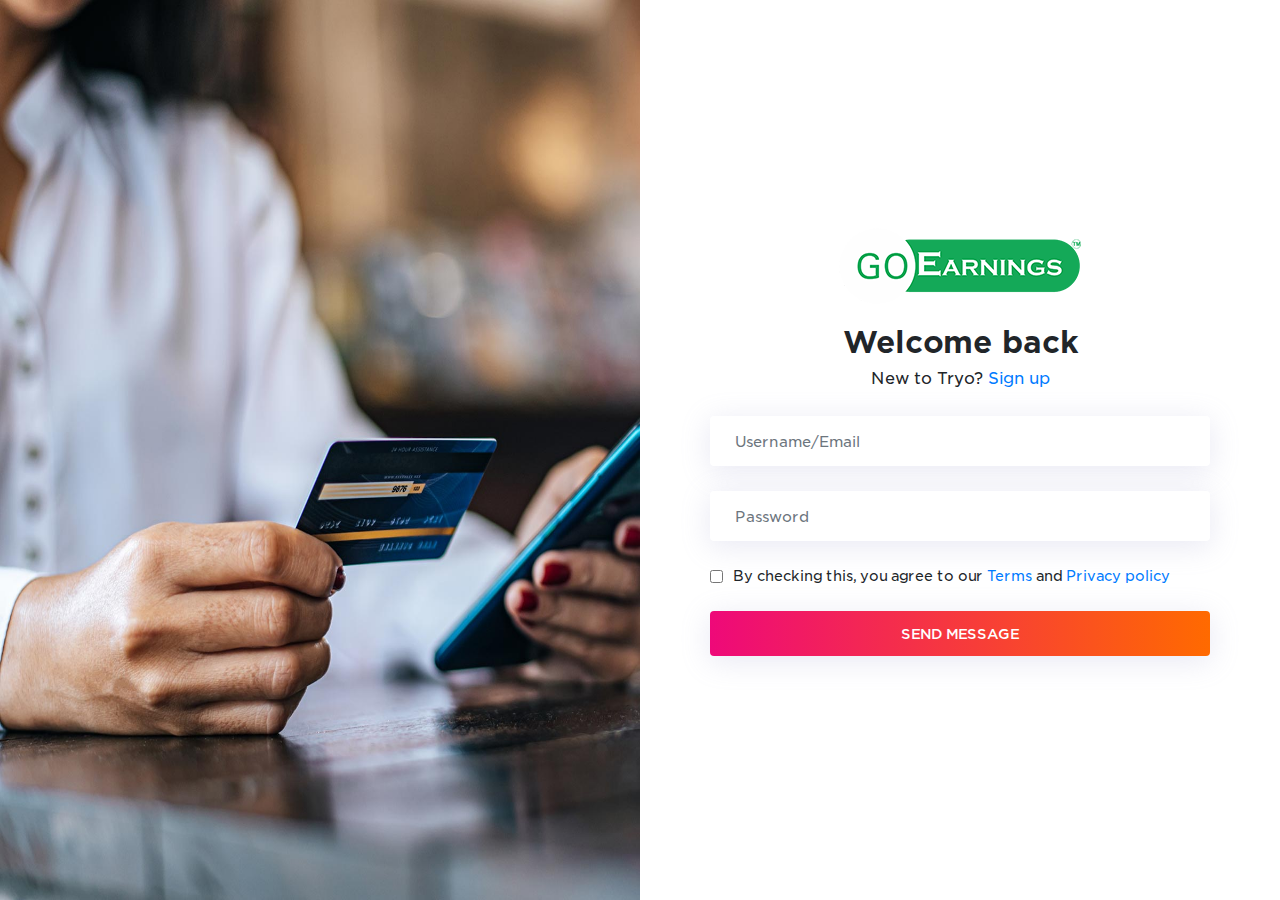
<file: login.html>
<html>
  <head>
    <title>GO Earnings</title>
    <!-- Latest compiled and minified CSS -->
    <meta charset="UTF-8" />
    <meta name="viewport" content="width=device-width, initial-scale=1.0" />
    <link rel="stylesheet" type="text/css" href="css/style.css" />
    <link rel="stylesheet" type="text/css" href="fonts/fonts.css" />
    <link rel="stylesheet" type="text/css" href="css/header.css" />
    <link rel="stylesheet" type="text/css" href="css/responsive.css" />
    <link rel="stylesheet" type="text/css" href="css/owl.carousel.min.css" />
    <link
      rel="stylesheet"
      href="https://cdnjs.cloudflare.com/ajax/libs/font-awesome/4.7.0/css/font-awesome.min.css"
    />
    <link rel="stylesheet" href="css/bootstrap.min.css" />
  </head>
  <body class="custom-font">
    <!-- top-header -->
    <section class="logins">
      <div class="row m-0">
        <div class="col-md-6 p-0">
          <div class="login-img">
            <img src="img/signin-img.jpg" />
          </div>
        </div>

        <div class="col-md-6 p-0">
          <div class="login-content">
            <div class="d-table">
              <div class="d-table-cell">
                <div class="login-form">
                  <div class="logo">
                    <a href="index.html">
                      <img src="img/logoe.png" />
                    </a>
                  </div>

                  <h3>Welcome back</h3>
                  <p>
                    New to Tryo?
                    <a href="#">Sign up</a>
                  </p>

                  <form method="post" autocomplete="off">
                    <div class="form-group">
                      <input
                        type="text"
                        name="log"
                        placeholder="Username/Email"
                        class="form-control"
                        required="required"
                      />
                    </div>

                    <div class="form-group">
                      <input
                        type="password"
                        name="pwd"
                        placeholder="Password"
                        class="form-control"
                        required="required"
                      />
                    </div>

                    <div class="form-group">
                      <div class="form-checkbox">
                        <label
                          ><input
                            type="checkbox"
                            name="terms_check"
                            class="check-class"
                            value="Option 1"
                            required="required"
                          />By checking this, you agree to our
                          <a href="#">Terms</a>
                          and
                          <a href="#">Privacy policy</a></label
                        >
                      </div>
                    </div>

                    <input
                      type="hidden"
                      name="action"
                      value="my_login_action"
                    />
                    <div class="contact-form">
                      <button type="submit" class="btn btn-primary">
                        Send Message
                      </button>
                    </div>
                  </form>
                </div>
              </div>
            </div>
          </div>
        </div>
      </div>
    </section>
    <!-- jQuery library -->
    <script src="js/jquery.min.js"></script>
    <script src="js/bootstrap.min.js"></script>
    <script src="js/script.js"></script>
    <script src="js/owl.carousel.js"></script>
    <script src="js/popper.min.js"></script>

    <script>
      $(".product-main").owlCarousel({
        stagePadding: 50,
        loop: true,
        margin: 30,
        dots: false,
        autoplay: false,
        navText: [
          '<i class="fa fa-chevron-left"></i>',
          '<i class="fa fa-chevron-right"></i>',
        ],
        nav: true,
        responsive: {
          0: {
            items: 2,
          },
          600: {
            items: 2,
          },
          1000: {
            items: 3,
          },
        },
      });
    </script>

    <script>
      $(document).ready(function () {
        $(".brand").owlCarousel({
          loop: true,
          margin: 10,
          autoplay: true,
          nav: true,
          dots: false,
          autoplayTimeout: 2000,
          responsiveClass: true,
          responsive: {
            0: {
              items: 2,
              nav: false,
            },
            600: {
              items: 3,
              nav: false,
            },
            1000: {
              items: 6,
              nav: true,
              margin: 20,
            },
          },
        });
      });
    </script>
  </body>
</html>
</file>
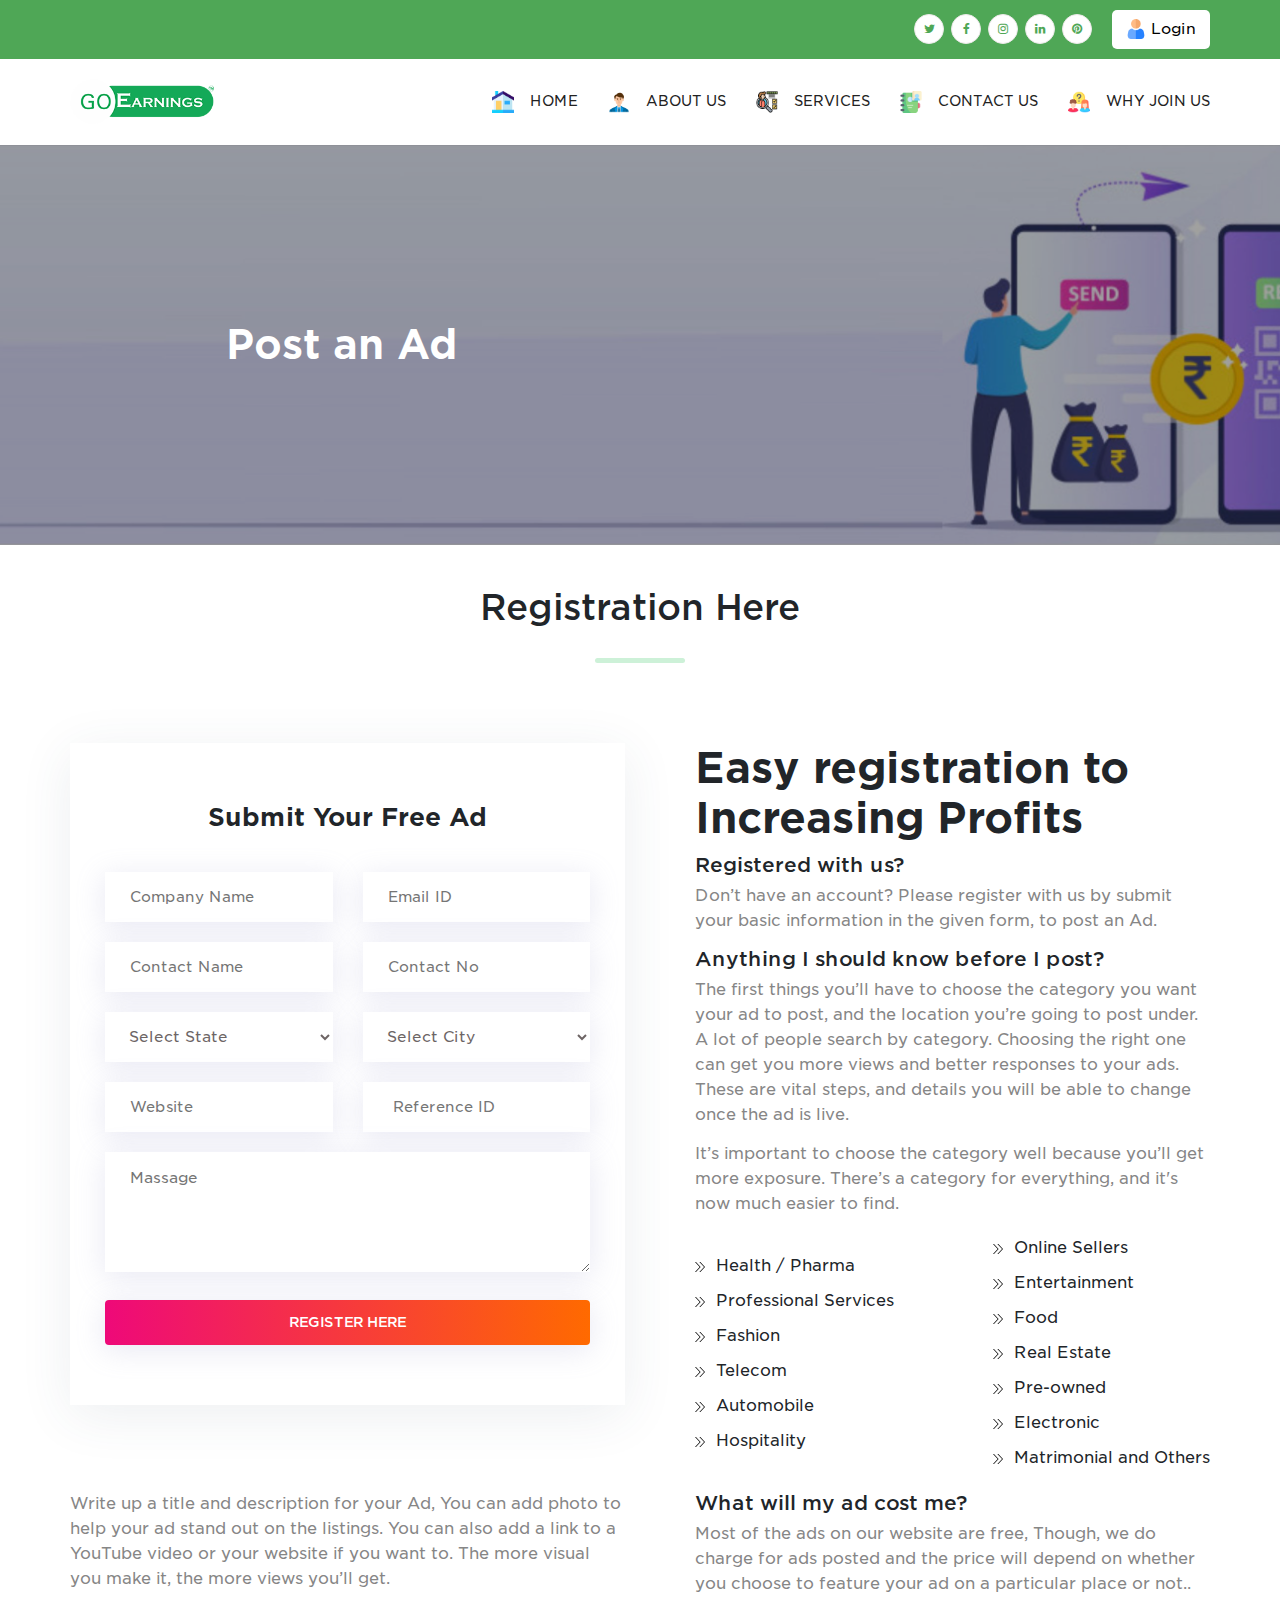
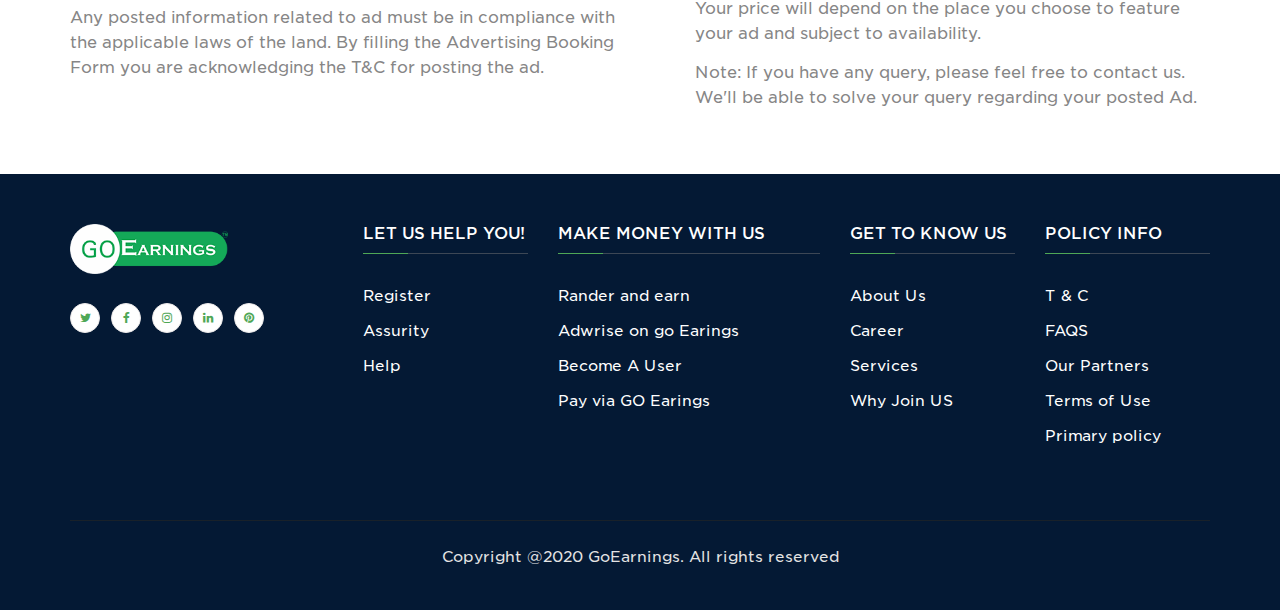
<file: post.html>
<html>
  <head>
    <title>GO Earnings</title>
    <!-- Latest compiled and minified CSS -->
    <meta charset="UTF-8" />
    <meta name="viewport" content="width=device-width, initial-scale=1.0" />
    <link rel="stylesheet" type="text/css" href="css/style.css" />
    <link rel="stylesheet" type="text/css" href="fonts/fonts.css" />
    <link rel="stylesheet" type="text/css" href="css/header.css" />
    <link rel="stylesheet" type="text/css" href="css/responsive.css" />
    <link rel="stylesheet" type="text/css" href="css/owl.carousel.min.css" />
    <link
      rel="stylesheet"
      href="https://cdnjs.cloudflare.com/ajax/libs/font-awesome/4.7.0/css/font-awesome.min.css"
    />
    <link rel="stylesheet" href="css/bootstrap.min.css" />
  </head>
  <body class="custom-font">
    <!-- top-header -->
    <div class="top-header">
      <div class="container">
        <div class="row">
          <div class="col-md-12">
            <div class="single-footer-widget">
              <ul class="social-links">
                <li>
                  <a target="_blank" href="#" class="twitter">
                    <i class="fa fa-twitter"></i>
                  </a>
                </li>

                <li>
                  <a target="_blank" href="#" class="facebook">
                    <i class="fa fa-facebook-f"></i>
                  </a>
                </li>

                <li>
                  <a target="_blank" href="#" class="instagram">
                    <i class="fa fa-instagram"></i>
                  </a>
                </li>

                <li>
                  <a target="_blank" href="#">
                    <i class="fa fa-linkedin"></i>
                  </a>
                </li>

                <li>
                  <a target="_blank" href="#">
                    <i class="fa fa-pinterest"></i>
                  </a>
                </li>
              </ul>
              <div class="login">
                <img src="img/ICON/user.png" />
                <a href="login.html">Login</a>
              </div>
            </div>
          </div>
        </div>
      </div>
    </div>
    <!--- Site Navigation Start --->
    <header class="navigtaion">
      <div class="container">
        <div class="mani-navigation">
          <nav id="cssmenu">
            <div class="site-logo">
              <a href="index.html">
                <img src="./img/logoe.png" />
              </a>
            </div>
            <div id="head-mobile"></div>
            <div class="button"></div>
            <ul>
              <li class="has-sub">
                <span class="submenu-button"></span
                ><img src="img/ICON/home.png" />
                <a href="index.html">HOME</a>
              </li>

              <li class="has-sub">
                <span class="submenu-button"></span
                ><img src="img/ICON/person.png" />
                <a href="about-us.html">ABOUT US</a>
              </li>

              <li>
                <img src="img/ICON/assessment.png" />
                <a href="services.html">SERVICES</a>
              </li>

              <li>
                <img src="img/ICON/book.png" />
                <a href="contact-us.html">CONTACT US</a>
              </li>

              <li>
                <img src="img/ICON/question.png" />
                <a href="Join-us.html">WHY JOIN US</a>
              </li>
              <!-- <div class="search">
                  <input type="text" placeholder="serach" />
                </div> -->
            </ul>
          </nav>
        </div>
      </div>
    </header>
    <!-- end-header -->
    <!-- banner-area -->
    <section class="about">
      <div class="about-pic">
        <img src="img/postes.jpg" />
        <h2>Post an Ad</h2>
      </div>
    </section>

    <section>
      <div class="container">
        <div class="section-title ad-class">
          <h2>Registration Here</h2>
          <div class="bar"></div>
        </div>
        <div class="row">
          <div class="col-md-6">
            <div class="main">
              <h4>Submit Your Free Ad</h4>
              <div class="row">
                <div class="col-lg-6 col-md-6">
                  <div class="contact-form">
                    <input
                      type="text"
                      name="your-name"
                      placeholder="Company Name"
                    />
                  </div>
                </div>

                <div class="col-lg-6 col-md-6">
                  <div class="contact-form">
                    <input
                      type="email"
                      name="your-email"
                      placeholder="Email ID"
                    />
                  </div>
                </div>

                <div class="col-lg-6 col-md-6">
                  <div class="contact-form">
                    <input
                      type="text"
                      name="your-subject"
                      placeholder="Contact Name"
                    />
                  </div>
                </div>

                <div class="col-lg-6 col-md-6">
                  <div class="contact-form">
                    <input type="number" placeholder="Contact No" />
                  </div>
                </div>

                <div class="col-lg-6 col-md-6">
                  <div class="contact-form">
                    <select name="department"
                      ><option>Select State</option
                      ><option value="Department 1">Department 1</option
                      ><option value="Department 2"
                        >Department 2</option
                      ></select
                    >
                  </div>
                </div>

                <div class="col-lg-6 col-md-6">
                  <div class="contact-form">
                    <select name="department">
                      <option>Select City</option>
                      <option value="Department 1">Department 1</option
                      ><option value="Department 2"
                        >Department 2</option
                      ></select
                    >
                  </div>
                </div>

                <div class="col-lg-6 col-md-6">
                  <div class="contact-form">
                    <input type="number" placeholder="Website" />
                  </div>
                </div>

                <div class="col-lg-6 col-md-6">
                  <div class="contact-form">
                    <input type="number" placeholder=" Reference ID" />
                  </div>
                </div>

                <div class="col-lg-12 col-md-12">
                  <div class="contact-form">
                    <textarea
                      name="textarea"
                      id=""
                      cols="30"
                      rows="10"
                      placeholder="massage"
                    ></textarea>
                  </div>
                </div>

                <div class="col-lg-12 col-md-12">
                  <div class="contact-form">
                    <button type="submit" class="btn btn-primary">
                      Register Here
                    </button>
                  </div>
                </div>
              </div>
            </div>
          </div>

          <div class="col-md-6">
            <div class="rig-content">
              <h2>Easy registration to Increasing Profits</h2>
              <h4>Registered with us?</h4>
              <p>
                Don’t have an account? Please register with us by submit your
                basic information in the given form, to post an Ad.
              </p>
              <h4>Anything I should know before I post?</h4>
              <p>
                The first things you’ll have to choose the category you want
                your ad to post, and the location you’re going to post under. A
                lot of people search by category. Choosing the right one can get
                you more views and better responses to your ads. These are vital
                steps, and details you will be able to change once the ad is
                live.
              </p>
              <p>
                It’s important to choose the category well because you’ll get
                more exposure. There’s a category for everything, and it's now
                much easier to find.
              </p>

              <div class="flo">
                <ul>
                  <li>Health / Pharma</li>
                  <li>Professional Services</li>
                  <li>Fashion</li>
                  <li>Telecom</li>
                  <li>Automobile</li>
                  <li>Hospitality</li>
                </ul>

                <ul>
                  <li>Online Sellers</li>
                  <li>Entertainment</li>
                  <li>Food</li>
                  <li>Real Estate</li>
                  <li>Pre-owned</li>
                  <li>Electronic</li>
                  <li>Matrimonial and Others</li>
                </ul>
              </div>
            </div>
          </div>
        </div>

        <div class="row">
          <div class="col-md-6">
            <div class="rig-content pl-0">
              <p>
                Write up a title and description for your Ad, You can add photo
                to help your ad stand out on the listings. You can also add a
                link to a YouTube video or your website if you want to. The more
                visual you make it, the more views you’ll get.
              </p>

              <p>
                Any posted information related to ad must be in compliance with
                the applicable laws of the land. By filling the Advertising
                Booking Form you are acknowledging the T&C for posting the ad.
              </p>
            </div>
          </div>

          <div class="col-md-6">
            <div class="rig-content">
              <h4>What will my ad cost me?</h4>
              <p>
                Most of the ads on our website are free, Though, we do charge
                for ads posted and the price will depend on whether you choose
                to feature your ad on a particular place or not.. Your price
                will depend on the place you choose to feature your ad and
                subject to availability.
              </p>

              <p>
                <span>Note:</span> If you have any query, please feel free to
                contact us. We'll be able to solve your query regarding your
                posted Ad.
              </p>
            </div>
          </div>
        </div>
      </div>
    </section>
    <footer>
      <div class="container">
        <div class="row">
          <div class="col-sm-4 col-md-3 col-xs-12 footer-column">
            <div class="footer-logo">
              <img src="./img/logoe.png" />
              <div class="single-footer-widget left-side">
                <ul class="social-links">
                  <li>
                    <a target="_blank" href="#" class="twitter">
                      <i class="fa fa-twitter"></i
                    ></a>
                  </li>

                  <li>
                    <a target="_blank" href="#" class="facebook">
                      <i class="fa fa-facebook-f"></i
                    ></a>
                  </li>

                  <li>
                    <a target="_blank" href="#" class="instagram">
                      <i class="fa fa-instagram"></i
                    ></a>
                  </li>

                  <li>
                    <a target="_blank" href="#">
                      <i class="fa fa-linkedin"></i
                    ></a>
                  </li>

                  <li>
                    <a target="_blank" href="#">
                      <i class="fa fa-pinterest"></i
                    ></a>
                  </li>
                </ul>
              </div>
            </div>
          </div>
          <div class="col-sm-4 col-md-2 col-xs-6 footer-column">
            <div class="listing">
              <h3>LET US HELP YOU!</h3>
              <ul>
                <li><a href="#">Register</a></li>
                <li><a href="#">Assurity</a></li>
                <li><a href="#">Help</a></li>
              </ul>
            </div>
          </div>

          <div class="col-sm-4 col-md-3 col-xs-6 footer-column">
            <div class="listing">
              <h3>MAKE MONEY WITH US</h3>
              <ul>
                <li><a href="#">Rander and earn</a></li>
                <li><a href="#">Adwrise on go Earings</a></li>
                <li><a href="#">Become A User</a></li>
                <li><a href="#">Pay via GO Earings</a></li>
              </ul>
            </div>
          </div>

          <div class="col-sm-4 col-md-2 col-xs-6 footer-column">
            <div class="listing">
              <h3>GET TO KNOW US</h3>
              <ul>
                <li><a href="#">About Us</a></li>
                <li><a href="#">Career</a></li>
                <li><a href="#">Services</a></li>
                <li><a href="#">Why Join US</a></li>
              </ul>
            </div>
          </div>

          <div class="col-sm-4 col-md-2 col-xs-6 footer-column">
            <div class="listing">
              <h3>POLICY INFO</h3>
              <ul>
                <li><a href="#">T &amp; C</a></li>
                <li><a href="#">FAQS</a></li>
                <li><a href="#">Our Partners</a></li>
                <li><a href="#">Terms of Use</a></li>
                <li><a href="#">Primary policy</a></li>
              </ul>
            </div>
          </div>
        </div>
        <div class="row">
          <div class="col-md-12">
            <div class="logos"></div>
          </div>
        </div>

        <div class="copyright-area">
          <p>
            Copyright @2020 <a href="index.html">GoEarnings</a>. All rights
            reserved
          </p>
        </div>
      </div>
    </footer>
    <!-- jQuery library -->
    <script src="js/jquery.min.js"></script>
    <script src="js/bootstrap.min.js"></script>
    <script src="js/script.js"></script>
    <script src="js/owl.carousel.js"></script>
    <script src="js/popper.min.js"></script>

    <script>
      $(".product-main").owlCarousel({
        stagePadding: 50,
        loop: true,
        margin: 30,
        dots: false,
        autoplay: false,
        navText: [
          '<i class="fa fa-chevron-left"></i>',
          '<i class="fa fa-chevron-right"></i>',
        ],
        nav: true,
        responsive: {
          0: {
            items: 2,
          },
          600: {
            items: 2,
          },
          1000: {
            items: 3,
          },
        },
      });
    </script>

    <script>
      $(document).ready(function () {
        $(".brand").owlCarousel({
          loop: true,
          margin: 10,
          autoplay: true,
          nav: true,
          dots: false,
          autoplayTimeout: 2000,
          responsiveClass: true,
          responsive: {
            0: {
              items: 2,
              nav: false,
            },
            600: {
              items: 3,
              nav: false,
            },
            1000: {
              items: 6,
              nav: true,
              margin: 20,
            },
          },
        });
      });
    </script>
  </body>
</html>
</file>
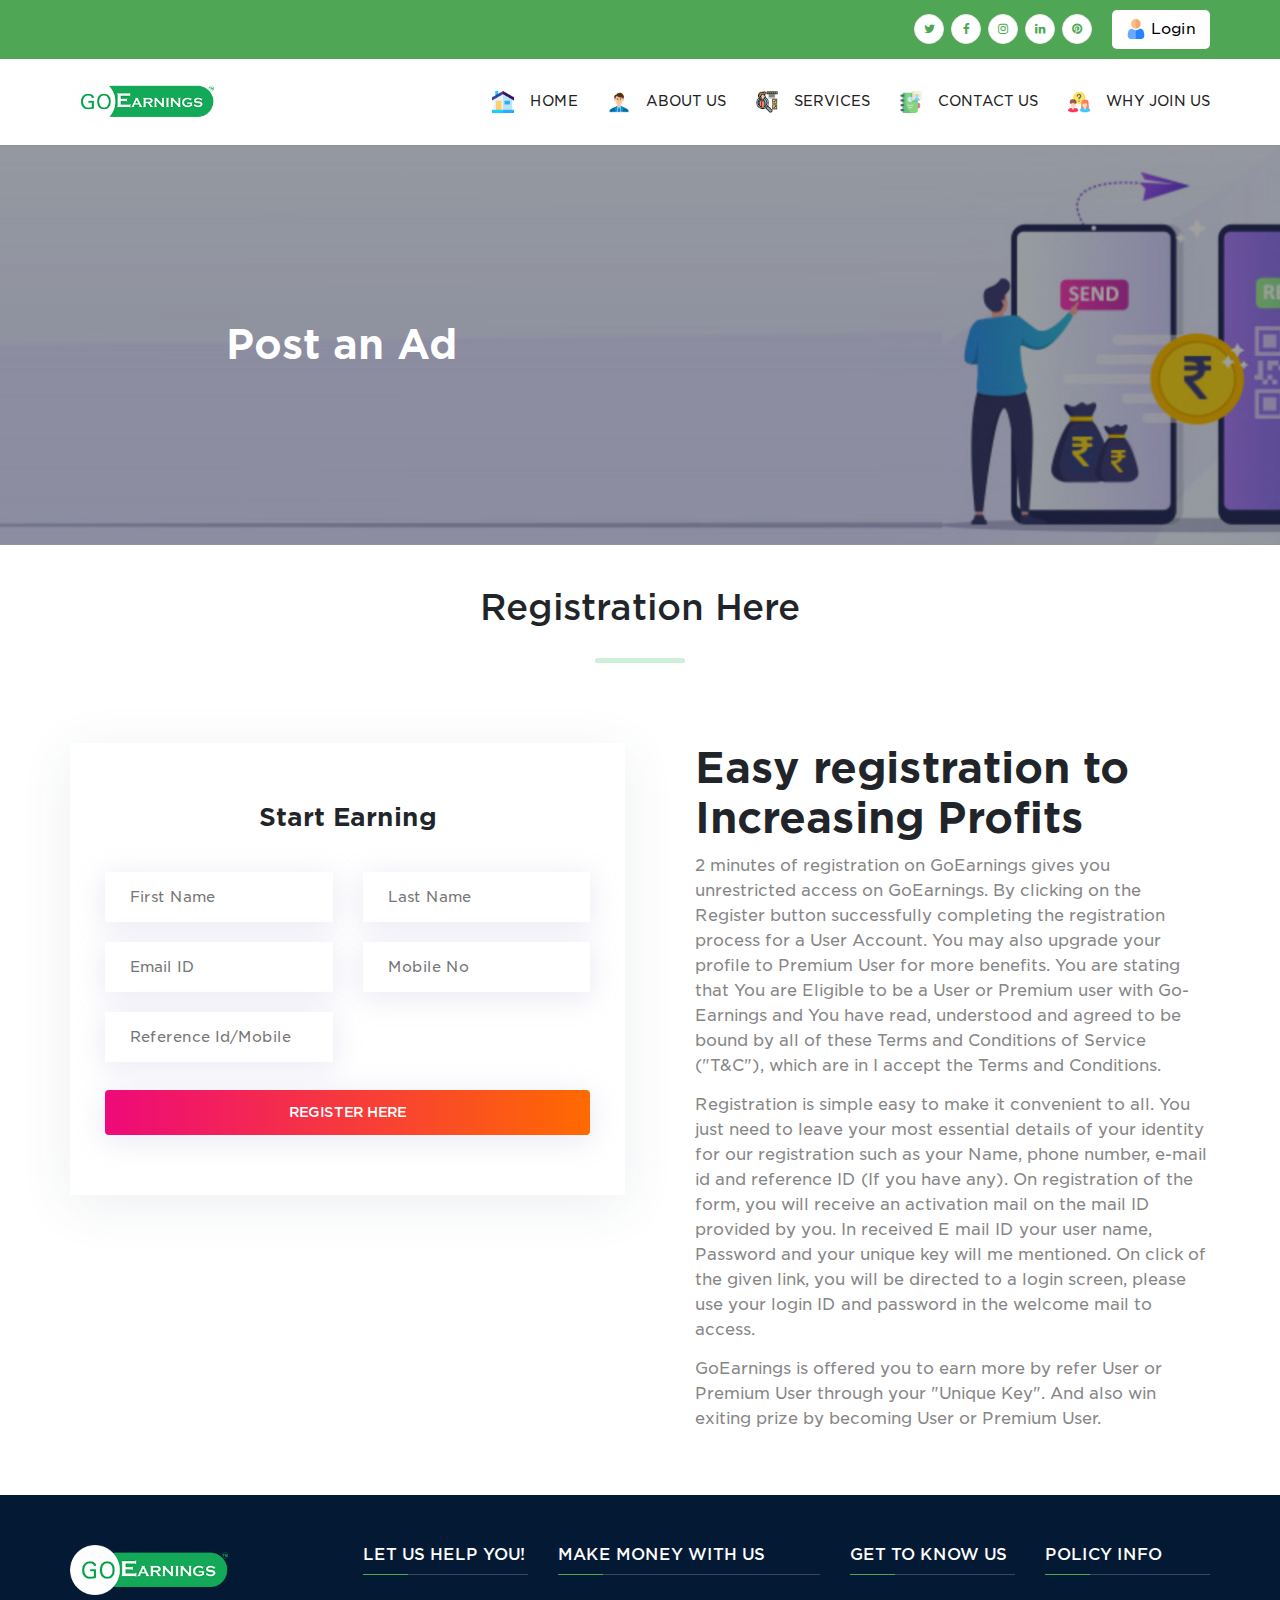
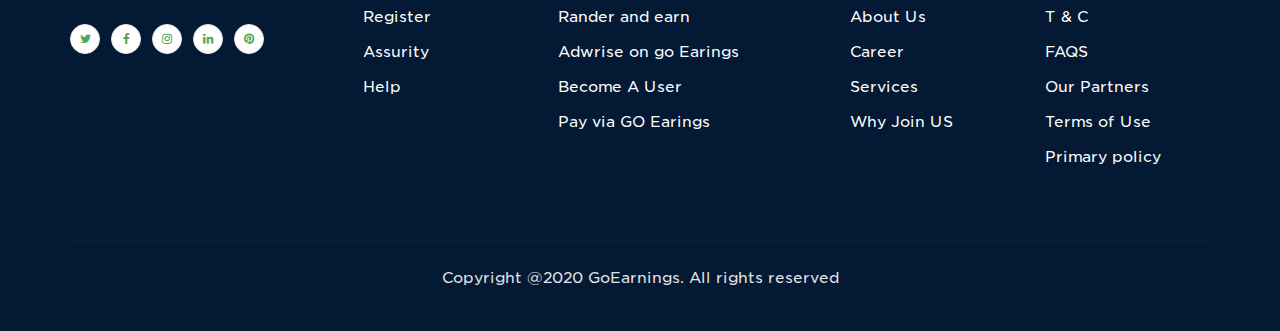
<file: register.html>
<html>
  <head>
    <title>GO Earnings</title>
    <!-- Latest compiled and minified CSS -->
    <meta charset="UTF-8" />
    <meta name="viewport" content="width=device-width, initial-scale=1.0" />
    <link rel="stylesheet" type="text/css" href="css/style.css" />
    <link rel="stylesheet" type="text/css" href="fonts/fonts.css" />
    <link rel="stylesheet" type="text/css" href="css/header.css" />
    <link rel="stylesheet" type="text/css" href="css/responsive.css" />
    <link rel="stylesheet" type="text/css" href="css/owl.carousel.min.css" />
    <link
      rel="stylesheet"
      href="https://cdnjs.cloudflare.com/ajax/libs/font-awesome/4.7.0/css/font-awesome.min.css"
    />
    <link rel="stylesheet" href="css/bootstrap.min.css" />
  </head>
  <body class="custom-font">
    <!-- top-header -->
    <div class="top-header">
      <div class="container">
        <div class="row">
          <div class="col-md-12">
            <div class="single-footer-widget">
              <ul class="social-links">
                <li>
                  <a target="_blank" href="#" class="twitter">
                    <i class="fa fa-twitter"></i>
                  </a>
                </li>

                <li>
                  <a target="_blank" href="#" class="facebook">
                    <i class="fa fa-facebook-f"></i>
                  </a>
                </li>

                <li>
                  <a target="_blank" href="#" class="instagram">
                    <i class="fa fa-instagram"></i>
                  </a>
                </li>

                <li>
                  <a target="_blank" href="#">
                    <i class="fa fa-linkedin"></i>
                  </a>
                </li>

                <li>
                  <a target="_blank" href="#">
                    <i class="fa fa-pinterest"></i>
                  </a>
                </li>
              </ul>
              <div class="login">
                <img src="img/ICON/user.png" />
                <a href="login.html">Login</a>
              </div>
            </div>
          </div>
        </div>
      </div>
    </div>
    <!--- Site Navigation Start --->
    <header class="navigtaion">
      <div class="container">
        <div class="mani-navigation">
          <nav id="cssmenu">
            <div class="site-logo">
              <a href="index.html">
                <img src="./img/logoe.png" />
              </a>
            </div>
            <div id="head-mobile"></div>
            <div class="button"></div>
            <ul>
              <li class="has-sub">
                <span class="submenu-button"></span
                ><img src="img/ICON/home.png" />
                <a href="index.html">HOME</a>
              </li>

              <li class="has-sub">
                <span class="submenu-button"></span
                ><img src="img/ICON/person.png" />
                <a href="about-us.html">ABOUT US</a>
              </li>

              <li>
                <img src="img/ICON/assessment.png" />
                <a href="services.html">SERVICES</a>
              </li>

              <li>
                <img src="img/ICON/book.png" />
                <a href="contact-us.html">CONTACT US</a>
              </li>

              <li>
                <img src="img/ICON/question.png" />
                <a href="Join-us.html">WHY JOIN US</a>
              </li>
              <!-- <div class="search">
                  <input type="text" placeholder="serach" />
                </div> -->
            </ul>
          </nav>
        </div>
      </div>
    </header>
    <!-- end-header -->
    <!-- banner-area -->
    <section class="about">
      <div class="about-pic">
        <img src="img/postes.jpg" />
        <h2>Post an Ad</h2>
      </div>
    </section>

    <section>
      <div class="container">
        <div class="section-title ad-class">
          <h2>Registration Here</h2>
          <div class="bar"></div>
        </div>
        <div class="row">
          <div class="col-md-6">
            <div class="main">
              <h4>Start Earning</h4>
              <div class="row">
                <div class="col-lg-6 col-md-6">
                  <div class="contact-form">
                    <input
                      type="text"
                      name="your-name"
                      placeholder="First Name"
                    />
                  </div>
                </div>

                <div class="col-lg-6 col-md-6">
                  <div class="contact-form">
                    <input
                      type="text"
                      name="your-subject"
                      placeholder="Last Name"
                    />
                  </div>
                </div>

                <div class="col-lg-6 col-md-6">
                  <div class="contact-form">
                    <input
                      type="email"
                      name="your-email"
                      placeholder="Email ID"
                    />
                  </div>
                </div>

                <div class="col-lg-6 col-md-6">
                  <div class="contact-form">
                    <input type="number" placeholder="Mobile No" />
                  </div>
                </div>

                <div class="col-lg-6 col-md-6">
                  <div class="contact-form">
                    <input type="number" placeholder="Reference Id/Mobile No" />
                  </div>
                </div>

                <div class="col-lg-12 col-md-12">
                  <div class="contact-form">
                    <button type="submit" class="btn btn-primary">
                      Register Here
                    </button>
                  </div>
                </div>
              </div>
            </div>
          </div>

          <div class="col-md-6">
            <div class="rig-content">
              <h2>Easy registration to Increasing Profits</h2>

              <p>
                2 minutes of registration on GoEarnings gives you unrestricted
                access on GoEarnings. By clicking on the Register button
                successfully completing the registration process for a User
                Account. You may also upgrade your profile to Premium User for
                more benefits. You are stating that You are Eligible to be a
                User or Premium user with Go-Earnings and You have read,
                understood and agreed to be bound by all of these Terms and
                Conditions of Service ("T&C"), which are in I accept the Terms
                and Conditions.
              </p>

              <p>
                Registration is simple easy to make it convenient to all. You
                just need to leave your most essential details of your identity
                for our registration such as your Name, phone number, e-mail id
                and reference ID (If you have any). On registration of the form,
                you will receive an activation mail on the mail ID provided by
                you. In received E mail ID your user name, Password and your
                unique key will me mentioned. On click of the given link, you
                will be directed to a login screen, please use your login ID and
                password in the welcome mail to access.
              </p>
              <p>
                GoEarnings is offered you to earn more by refer User or Premium
                User through your "Unique Key". And also win exiting prize by
                becoming User or Premium User.
              </p>
            </div>
          </div>
        </div>
      </div>
    </section>
    <footer>
      <div class="container">
        <div class="row">
          <div class="col-sm-4 col-md-3 col-xs-12 footer-column">
            <div class="footer-logo">
              <img src="./img/logoe.png" />
              <div class="single-footer-widget left-side">
                <ul class="social-links">
                  <li>
                    <a target="_blank" href="#" class="twitter">
                      <i class="fa fa-twitter"></i
                    ></a>
                  </li>

                  <li>
                    <a target="_blank" href="#" class="facebook">
                      <i class="fa fa-facebook-f"></i
                    ></a>
                  </li>

                  <li>
                    <a target="_blank" href="#" class="instagram">
                      <i class="fa fa-instagram"></i
                    ></a>
                  </li>

                  <li>
                    <a target="_blank" href="#">
                      <i class="fa fa-linkedin"></i
                    ></a>
                  </li>

                  <li>
                    <a target="_blank" href="#">
                      <i class="fa fa-pinterest"></i
                    ></a>
                  </li>
                </ul>
              </div>
            </div>
          </div>
          <div class="col-sm-4 col-md-2 col-xs-6 footer-column">
            <div class="listing">
              <h3>LET US HELP YOU!</h3>
              <ul>
                <li><a href="#">Register</a></li>
                <li><a href="#">Assurity</a></li>
                <li><a href="#">Help</a></li>
              </ul>
            </div>
          </div>

          <div class="col-sm-4 col-md-3 col-xs-6 footer-column">
            <div class="listing">
              <h3>MAKE MONEY WITH US</h3>
              <ul>
                <li><a href="#">Rander and earn</a></li>
                <li><a href="#">Adwrise on go Earings</a></li>
                <li><a href="#">Become A User</a></li>
                <li><a href="#">Pay via GO Earings</a></li>
              </ul>
            </div>
          </div>

          <div class="col-sm-4 col-md-2 col-xs-6 footer-column">
            <div class="listing">
              <h3>GET TO KNOW US</h3>
              <ul>
                <li><a href="#">About Us</a></li>
                <li><a href="#">Career</a></li>
                <li><a href="#">Services</a></li>
                <li><a href="#">Why Join US</a></li>
              </ul>
            </div>
          </div>

          <div class="col-sm-4 col-md-2 col-xs-6 footer-column">
            <div class="listing">
              <h3>POLICY INFO</h3>
              <ul>
                <li><a href="#">T &amp; C</a></li>
                <li><a href="#">FAQS</a></li>
                <li><a href="#">Our Partners</a></li>
                <li><a href="#">Terms of Use</a></li>
                <li><a href="#">Primary policy</a></li>
              </ul>
            </div>
          </div>
        </div>
        <div class="row">
          <div class="col-md-12">
            <div class="logos"></div>
          </div>
        </div>

        <div class="copyright-area">
          <p>
            Copyright @2020 <a href="index.html">GoEarnings</a>. All rights
            reserved
          </p>
        </div>
      </div>
    </footer>
    <!-- jQuery library -->
    <script src="js/jquery.min.js"></script>
    <script src="js/bootstrap.min.js"></script>
    <script src="js/script.js"></script>
    <script src="js/owl.carousel.js"></script>
    <script src="js/popper.min.js"></script>

    <script>
      $(".product-main").owlCarousel({
        stagePadding: 50,
        loop: true,
        margin: 30,
        dots: false,
        autoplay: false,
        navText: [
          '<i class="fa fa-chevron-left"></i>',
          '<i class="fa fa-chevron-right"></i>',
        ],
        nav: true,
        responsive: {
          0: {
            items: 2,
          },
          600: {
            items: 2,
          },
          1000: {
            items: 3,
          },
        },
      });
    </script>

    <script>
      $(document).ready(function () {
        $(".brand").owlCarousel({
          loop: true,
          margin: 10,
          autoplay: true,
          nav: true,
          dots: false,
          autoplayTimeout: 2000,
          responsiveClass: true,
          responsive: {
            0: {
              items: 2,
              nav: false,
            },
            600: {
              items: 3,
              nav: false,
            },
            1000: {
              items: 6,
              nav: true,
              margin: 20,
            },
          },
        });
      });
    </script>
  </body>
</html>
</file>
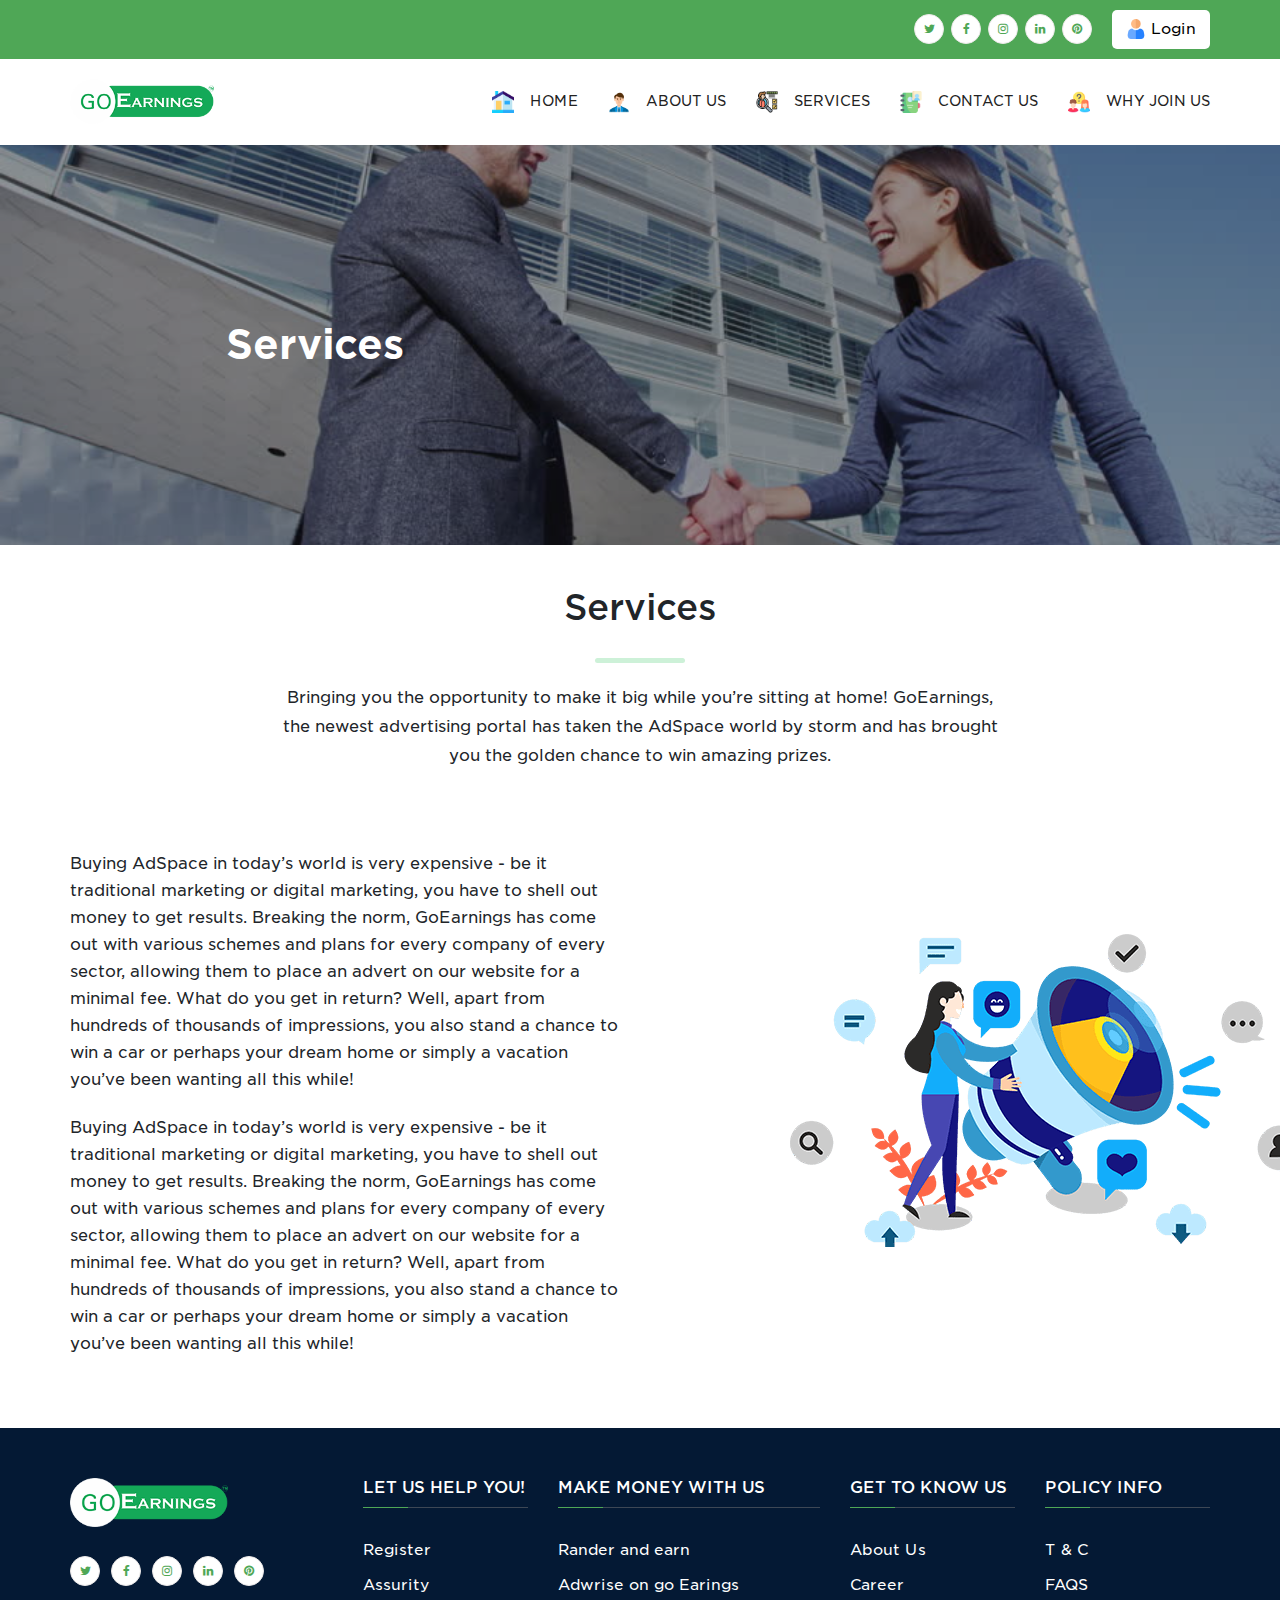
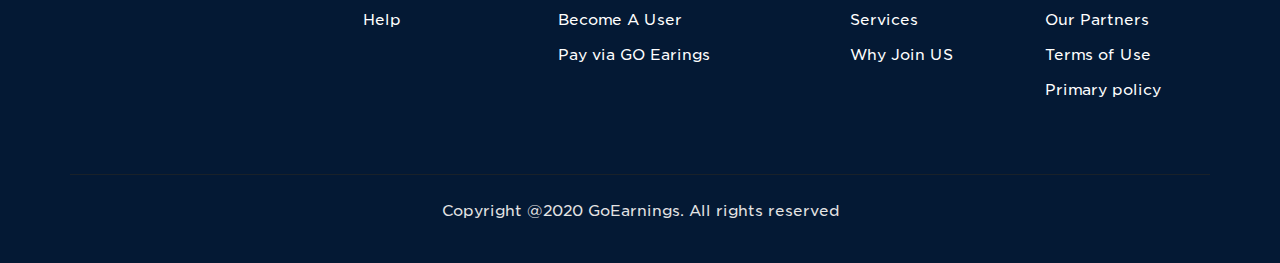
<file: services.html>
<html>
  <head>
    <title>GO Earnings</title>
    <!-- Latest compiled and minified CSS -->
    <meta charset="UTF-8" />
    <meta name="viewport" content="width=device-width, initial-scale=1.0" />
    <link rel="stylesheet" type="text/css" href="css/style.css" />
    <link rel="stylesheet" type="text/css" href="fonts/fonts.css" />
    <link rel="stylesheet" type="text/css" href="css/header.css" />
    <link rel="stylesheet" type="text/css" href="css/responsive.css" />
    <link rel="stylesheet" type="text/css" href="css/owl.carousel.min.css" />
    <link
      rel="stylesheet"
      href="https://cdnjs.cloudflare.com/ajax/libs/font-awesome/4.7.0/css/font-awesome.min.css"
    />
    <link rel="stylesheet" href="css/bootstrap.min.css" />
  </head>
  <body class="custom-font">
    <!-- top-header -->
    <div class="top-header">
      <div class="container">
        <div class="row">
          <div class="col-md-12">
            <div class="single-footer-widget">
              <ul class="social-links">
                <li>
                  <a target="_blank" href="#" class="twitter">
                    <i class="fa fa-twitter"></i>
                  </a>
                </li>

                <li>
                  <a target="_blank" href="#" class="facebook">
                    <i class="fa fa-facebook-f"></i>
                  </a>
                </li>

                <li>
                  <a target="_blank" href="#" class="instagram">
                    <i class="fa fa-instagram"></i>
                  </a>
                </li>

                <li>
                  <a target="_blank" href="#">
                    <i class="fa fa-linkedin"></i>
                  </a>
                </li>

                <li>
                  <a target="_blank" href="#">
                    <i class="fa fa-pinterest"></i>
                  </a>
                </li>
              </ul>
              <div class="login">
                <img src="img/ICON/user.png" />
                <a href="login.html">Login</a>
              </div>
            </div>
          </div>
        </div>
      </div>
    </div>
    <!--- Site Navigation Start --->
    <header class="navigtaion">
      <div class="container">
        <div class="mani-navigation">
          <nav id="cssmenu">
            <div class="site-logo">
              <a href="index.html">
                <img src="./img/logoe.png" />
              </a>
            </div>
            <div id="head-mobile"></div>
            <div class="button"></div>
            <ul>
              <li class="has-sub">
                <span class="submenu-button"></span
                ><img src="img/ICON/home.png" />
                <a href="index.html">HOME</a>
              </li>

              <li class="has-sub">
                <span class="submenu-button"></span
                ><img src="img/ICON/person.png" />
                <a href="about-us.html">ABOUT US</a>
              </li>

              <li>
                <img src="img/ICON/assessment.png" />
                <a href="services.html">SERVICES</a>
              </li>

              <li>
                <img src="img/ICON/book.png" />
                <a href="contact-us.html">CONTACT US</a>
              </li>

              <li>
                <img src="img/ICON/question.png" />
                <a href="Join-us.html">WHY JOIN US</a>
              </li>
              <!-- <div class="search">
                  <input type="text" placeholder="serach" />
                </div> -->
            </ul>
          </nav>
        </div>
      </div>
    </header>
    <!-- end-header -->
    <!-- banner-area -->
    <section class="about">
      <div class="about-pic">
        <img src="img/services.jpg" />
        <h2>Services</h2>
      </div>
    </section>

    <section>
      <div class="container">
        <div class="section-title add-cl">
          <h2>Services</h2>
          <div class="bar"></div>
          <p>
            Bringing you the opportunity to make it big while you’re sitting at
            home! GoEarnings, the newest advertising portal has taken the
            AdSpace world by storm and has brought you the golden chance to win
            amazing prizes.
          </p>
        </div>

        <div class="row">
          <div class="col-md-6">
            <div class="services-bg">
              <p>
                Buying AdSpace in today’s world is very expensive - be it
                traditional marketing or digital marketing, you have to shell
                out money to get results. Breaking the norm, GoEarnings has come
                out with various schemes and plans for every company of every
                sector, allowing them to place an advert on our website for a
                minimal fee. What do you get in return? Well, apart from
                hundreds of thousands of impressions, you also stand a chance to
                win a car or perhaps your dream home or simply a vacation you’ve
                been wanting all this while!
              </p>

              <p>
                Buying AdSpace in today’s world is very expensive - be it
                traditional marketing or digital marketing, you have to shell
                out money to get results. Breaking the norm, GoEarnings has come
                out with various schemes and plans for every company of every
                sector, allowing them to place an advert on our website for a
                minimal fee. What do you get in return? Well, apart from
                hundreds of thousands of impressions, you also stand a chance to
                win a car or perhaps your dream home or simply a vacation you’ve
                been wanting all this while!
              </p>
            </div>
          </div>
          <div class="col-md-6">
            <div class="services-co"></div>
          </div>
        </div>
      </div>
    </section>
    <footer>
      <div class="container">
        <div class="row">
          <div class="col-sm-4 col-md-3 col-xs-12 footer-column">
            <div class="footer-logo">
              <img src="./img/logoe.png" />
              <div class="single-footer-widget left-side">
                <ul class="social-links">
                  <li>
                    <a target="_blank" href="#" class="twitter">
                      <i class="fa fa-twitter"></i
                    ></a>
                  </li>

                  <li>
                    <a target="_blank" href="#" class="facebook">
                      <i class="fa fa-facebook-f"></i
                    ></a>
                  </li>

                  <li>
                    <a target="_blank" href="#" class="instagram">
                      <i class="fa fa-instagram"></i
                    ></a>
                  </li>

                  <li>
                    <a target="_blank" href="#">
                      <i class="fa fa-linkedin"></i
                    ></a>
                  </li>

                  <li>
                    <a target="_blank" href="#">
                      <i class="fa fa-pinterest"></i
                    ></a>
                  </li>
                </ul>
              </div>
            </div>
          </div>
          <div class="col-sm-4 col-md-2 col-xs-6 footer-column">
            <div class="listing">
              <h3>LET US HELP YOU!</h3>
              <ul>
                <li><a href="#">Register</a></li>
                <li><a href="#">Assurity</a></li>
                <li><a href="#">Help</a></li>
              </ul>
            </div>
          </div>

          <div class="col-sm-4 col-md-3 col-xs-6 footer-column">
            <div class="listing">
              <h3>MAKE MONEY WITH US</h3>
              <ul>
                <li><a href="#">Rander and earn</a></li>
                <li><a href="#">Adwrise on go Earings</a></li>
                <li><a href="#">Become A User</a></li>
                <li><a href="#">Pay via GO Earings</a></li>
              </ul>
            </div>
          </div>

          <div class="col-sm-4 col-md-2 col-xs-6 footer-column">
            <div class="listing">
              <h3>GET TO KNOW US</h3>
              <ul>
                <li><a href="#">About Us</a></li>
                <li><a href="#">Career</a></li>
                <li><a href="#">Services</a></li>
                <li><a href="#">Why Join US</a></li>
              </ul>
            </div>
          </div>

          <div class="col-sm-4 col-md-2 col-xs-6 footer-column">
            <div class="listing">
              <h3>POLICY INFO</h3>
              <ul>
                <li><a href="#">T &amp; C</a></li>
                <li><a href="#">FAQS</a></li>
                <li><a href="#">Our Partners</a></li>
                <li><a href="#">Terms of Use</a></li>
                <li><a href="#">Primary policy</a></li>
              </ul>
            </div>
          </div>
        </div>
        <div class="row">
          <div class="col-md-12">
            <div class="logos"></div>
          </div>
        </div>

        <div class="copyright-area">
          <p>
            Copyright @2020 <a href="index.html">GoEarnings</a>. All rights
            reserved
          </p>
        </div>
      </div>
    </footer>
    <!-- jQuery library -->
    <script src="js/jquery.min.js"></script>
    <script src="js/bootstrap.min.js"></script>
    <script src="js/script.js"></script>
    <script src="js/owl.carousel.js"></script>
    <script src="js/popper.min.js"></script>

    <script>
      $(".product-main").owlCarousel({
        stagePadding: 50,
        loop: true,
        margin: 30,
        dots: false,
        autoplay: false,
        navText: [
          '<i class="fa fa-chevron-left"></i>',
          '<i class="fa fa-chevron-right"></i>',
        ],
        nav: true,
        responsive: {
          0: {
            items: 2,
          },
          600: {
            items: 2,
          },
          1000: {
            items: 3,
          },
        },
      });
    </script>

    <script>
      $(document).ready(function () {
        $(".brand").owlCarousel({
          loop: true,
          margin: 10,
          autoplay: true,
          nav: true,
          dots: false,
          autoplayTimeout: 2000,
          responsiveClass: true,
          responsive: {
            0: {
              items: 2,
              nav: false,
            },
            600: {
              items: 3,
              nav: false,
            },
            1000: {
              items: 6,
              nav: true,
              margin: 20,
            },
          },
        });
      });
    </script>
  </body>
</html>
</file>
<file: css/style.css>
* {
  outline: none;
}

* {
  -webkit-box-sizing: border-box;
  -moz-box-sizing: border-box;

  box-sizing: border-box;

  outline: none;
}
a {
  text-decoration: none !important;
  font-family: "GothamSSm";
}

body {
  font-family: "GothamSSm" !important;
}
********************************************************************************
  GENERAL
  STYLING
  ****************************************************************************
  a {
  font-family: "GothamSSm";
}
/* a:hover {
  text-decoration: none;
  color: #104090;
  font-family: "GothamSSm";
} */

p {
  font-family: "GothamSSm";
}
/* list */
ul,
ol {
  margin: 0;
  padding: 0;
  list-style-type: none;
}
li {
  margin: 0;
  padding: 0;
  font-size: 16px;
  line-height: 24px;
  font-family: "GothamSSm";
}

section {
  width: 100%;
  padding: 50px 0px;
}
/* headings */

h1 {
  font-family: "GothamSSm";
  font-size: 42px !important;
}

h2 {
  font-family: "GothamSSm";
  font-size: 42px !important;
}

h3 {
  font-family: "GothamSSm";
}
h4 {
  font-family: "GothamSSm";
}
h5 {
  font-family: "GothamSSm";
}
h6 {
  font-family: "GothamSSm";
}

/* reset webkit search input styles */
input[type="search"] {
  -webkit-appearance: none;
  outline: none;
}
input[type="search"]::-webkit-search-decoration,
input[type="search"]::-webkit-search-cancel-button {
  display: none;
}
.clear-fix {
  height: 0;
  line-height: 0;
  content: ".";
  border: none;
  font-size: 0px;
  clear: both;
}
.f-left {
  float: left;
}
.f-right {
  float: right;
}

/************************************************************************************
STRUCTURE
*************************************************************************************/
/* top header 1 */
.info-top lebel {
  font-size: 14px;
  color: #666666;
}
.info-top lebel a {
  color: #666666;
}
.info-top ul {
  margin-bottom: 0;
  display: flex;
  align-items: center;
}
.info-top ul li a {
  line-height: normal;
  color: #666666;
  font-size: 14px;
  font-weight: normal;
  transition: all 0.5s;
}
.info-top ul li {
  margin-right: 7px;
  line-height: normal;
}
.top-header1 {
  display: flex;
  align-items: center;
  justify-content: space-between;
  padding: 13px 0px;
  border-bottom: 1px solid #ccc;
}
.top-menu ul li a {
  color: #666666;
  margin-left: 20px;
  font-size: 14px;
  font-weight: normal;
  transition: all 0.5s;
}
.top-menu ul li a:hover,
.info-top ul li a:hover {
  color: #ba1a1a;
}
.top-menu ul {
  display: flex;
  margin-bottom: 0;
}
header.main-header1 {
  width: 100%;
  height: auto;
}

.search input {
  width: 70%;
  height: 50px;
  padding: 20px;
  border-radius: 24px;
  text-transform: capitalize;
}

.search {
  width: 100%;
  text-align: right;
}

section.banner img {
  width: 100%;
  height: 400px;
  object-fit: fill;
  position: relative;
}

.content {
  position: absolute;
  top: 50%;
  left: 15%;
  transform: translate(10px, -50%);
}

section.banner {
  padding: 0px;
  position: relative;
}
.content h2 {
  font-size: 40px !important;
  color: #000;
}

.content p {
  font-size: 30px;
  color: #000;
  width: 500px;
}

.icon {
  text-align: center;
  position: relative;
}

.icon img {
  width: 40%;
  display: inherit;
  text-align: center;
  margin: 0 auto;
}

.icon.remove:before {
  display: none;
}

.icon a {
  background-color: #dfe6f1;
  box-shadow: 0px 20px 50px 0px rgba(1, 1, 64, 0.08);
  color: #000;
  padding: 13px 40px;
  border-radius: 100px;
  margin: 9px 0px;
  display: inline-block;
}

/* .icon:before {
  content: "";
  position: absolute;
  right: 0;
  width: 4px;
  height: 120px;
  background: #707070;
  top: 50px;
} */

/* .perha {
  box-shadow: rgba(0, 0, 0);
  box-shadow: 0px 17px 30px 0px rgba(38, 59, 94, 0.1);
  background: #fff;
  border-radius: 10px;
  padding: 9px;
} */

.content-erea:hover {
  -webkit-transform: translateY(-10px);
  transform: translateY(-10px);
}

.content-erea {
  text-align: center;
  /* margin-bottom: 80px; */
  border-radius: 10px;
  background-color: #fff;
  background-image: url(../img/ICON/cards-bg.png);
  background-repeat: no-repeat;
  background-position: center;
  background-size: cover;
  -webkit-box-shadow: 0 20px 40px 0 rgba(0, 0, 0, 0.11);
  box-shadow: 0 5px 27px 0 rgba(0, 0, 0, 0.11);
  border: none;
  padding: 40px 20px;
  margin-bottom: 30px !important;
  height: calc(100% - 28px);
  transition: 0.5s;
  cursor: pointer;
}
.content-erea img {
  /* width: 15%; */
  /* padding-bottom: 10px; */
  background: #dfe6f1;
  width: 60px;
  height: 60px;
  border-radius: 100px;
  /* object-fit: contain; */
  padding: 12px;
}
.perha h4 {
  font-size: 20px;
  margin: 15px;
}

.perha p {
  font-size: 18px;
  color: #808080;
}

section.categor h2 {
  text-align: center;
  padding-bottom: 60px;
  font-size: 40px !important;
  color: #8f8f8e;
}

.more a {
  background: red;
  padding: 12px 25px;
  color: #fff;
  font-size: 18px;
  border-radius: 19px;
  line-height: 26px;
}

.more {
  display: flex;
  align-items: center;
  justify-content: center;
  width: 100%;
  height: 100%;
}

footer {
  background: #041934;
  padding: 50px 0px 0px;
  color: #fff;
}

.listing h3 {
  font-size: 16px;
  margin: 0;
  padding-bottom: 10px;
  position: relative;
  border-bottom: 1px solid #7979797d;
  margin-bottom: 25px;
}

.listing h3:before {
  content: "";
  content: "";
  position: absolute;
  bottom: -1px;
  left: 0;
  height: 1.2px;
  width: 45px;
  background: #4fa756;
}

.listing ul li a {
  color: #fff;
  font-size: 15px;
  line-height: 35px;
}

.listing ul li a:hover {
  color: #50a959;
  transition: 0.5s;
}

.about-pic img {
  width: 100%;
  height: 400px;
  object-fit: cover;
  position: relative;
}

section.about {
  padding: 0px;
}

.about-pic {
  position: relative;
}

.about-pic:before {
  content: "";
  position: absolute;
  top: 0px;
  left: 0px;
  width: 100%;
  height: 100%;
  background: #0000005e;
  z-index: 99;
}

.about-pic h2 {
  position: absolute;
  top: 50%;
  left: 0;
  transform: translate(226px, -50%);
  color: #fff;
  z-index: 999;
  font-size: 40px !important;
  font-weight: bold;
}

.perhas {
  margin: 150px 0px;
}

.perhas p {
  font-size: 18px;
  line-height: 27px;
  color: #000;
  margin-bottom: 32px;
}

.slde-icon img {
  width: 100%;
}

section.banner .owl-dot {
  border: none;
  width: 15px;
  height: 15px;
  border-radius: 100px;
  background: none;
  border: solid 1px #ccc;
  margin-right: 10px;
}

section.banner .owl-dot {
  border: none;
  width: 15px;
  height: 15px;
  border-radius: 100px;
  background: none;
  border: solid 1px #ccc;
  margin-right: 10px;
}

section.banner .owl-dots {
  position: absolute;
  bottom: 50px;
  left: 50%;
}
section.banner .owl-dot.active {
  background: #ccc;
}

section.banner .owl-dot:focus {
  outline: none;
}

.single-footer-widget .social-links li {
  margin-right: 2px;
  display: inline-block;
}

.single-footer-widget .social-links {
  padding-left: 0 !important;
  list-style-type: none !important;
  margin-bottom: 0 !important;
}

.single-footer-widget .social-links li a {
  width: 30px;
  text-align: center;
  line-height: 29px;
  height: 30px;
  border: 1px solid #ece9e9;
  border-radius: 50%;
  display: inline-block;
  font-size: 12px;
  background-color: #fff;
  display: flex;
  align-items: center;
  justify-content: center;
  color: #4fa756;
  transition: 0.5s;
}

.single-footer-widget .social-links li a:hover {
  background: #000;
  color: #fff;
}

.top-header {
  background: #4fa756;
  padding: 10px;
}

.single-footer-widget {
  display: flex;
  align-items: center;
  justify-content: flex-end;
}

.single-footer-widget .login a {
  color: #000;
}

.single-footer-widget .login {
  background: #fff;
  padding: 8px 14px;
  font-size: 15px;
  border-radius: 5px;
  display: flex;
  align-items: center;
  justify-content: center;
}

.single-footer-widget .login {
  margin-left: 18px;
}

.login img {
  width: 20px;
  margin-right: 5px;
}

.footer-logo img {
  width: 60%;
}

.single-footer-widget.left-side ul li {
  margin-right: 6px;
}

.single-footer-widget.left-side {
  justify-content: left;
  padding-top: 29px;
}

.copyright-area {
  border-top: 1px solid #192129;
  text-align: center;
  margin-top: 50px;
  padding-top: 25px;
  padding-bottom: 25px;
}

.copyright-area p {
  font-size: 15px;
  color: #e4e4e4;
}

.copyright-area p a {
  display: inline-block;
  color: #e4e4e4;
  font-weight: 400;
}

.featured-boxes-inner {
  background-color: #ffffff;
  border-radius: 5px;
  -webkit-box-shadow: 0px 15px 30px rgba(0, 0, 0, 0.1);
  box-shadow: 0px 15px 30px rgba(0, 0, 0, 0.1);
}

.single-featured-box {
  text-align: center;
  position: relative;
  padding: 115px 25px 40px 25px;
  overflow: hidden;
}

.single-featured-box .icon {
  -webkit-transition: 0.4s;
  transition: 0.4s;
  position: absolute;
  top: 40px;
  left: 50%;
  -webkit-transform: translate(-50%, 0);
  transform: translate(-50%, 0);
  margin-top: -12px;
}

.single-featured-box a {
  -webkit-transition: 0.4s;
  transition: 0.4s;
  margin-bottom: 0;
  font-size: 20px;
  color: #000;
  font-size: 18px;
}

.single-featured-box .read-more-btn {
  -webkit-background-clip: text !important;
  -webkit-text-fill-color: transparent;
  display: inline-block;
  position: absolute;
  bottom: 0;
  left: 50%;
  -webkit-transform: translateX(-50%);
  transform: translateX(-50%);
  opacity: 0;
  visibility: hidden;
  -webkit-transition: 0.6;
  transition: 0.6;
  font-size: 16px;
  font-weight: 400;
}

.single-featured-box .read-more-btn::before {
  content: "";
  position: absolute;
  left: 0;
  bottom: 1px;
  width: 0;
  -webkit-transition: 0.5s;
  transition: 0.5s;
  height: 1px;
}

.single-featured-box .icon {
  -webkit-transition: 0.4s;
  transition: 0.4s;
  position: absolute;
  top: 40px;
  left: 50%;
  -webkit-transform: translate(-50%, 0);
  transform: translate(-50%, 0);
  margin-top: -12px;
}

.single-featured-box:hover .icon {
  top: 23px;
  -webkit-animation: iconTop 0.4s ease-in-out;
  animation: iconTop 0.4s ease-in-out;
}

.single-featured-box .icon i::before {
  font-size: 55px;
}

.single-featured-box {
  text-align: center;
  position: relative;
  padding: 115px 25px 40px 25px;
  overflow: hidden;
}

.featured-boxes-inner .col-lg-3 {
  border-right: 1px solid #eeeeee;
}

.single-featured-box:hover a {
  -webkit-transform: translateY(-20px);
  transform: translateY(-20px);
}

.featured-boxes-inner .col-lg-4 {
  border-right: 1px solid #eeeeee;
}

.login-img img {
  width: 100%;
  height: 100vh;
}

.m-0 {
  margin: 0px;
}

.p-0 {
  padding: 0px;
}

section.logins {
  margin: 0;
  padding: 0;
}

.logins-img {
  height: 100%;
  width: 100%;
  background-image: url(../img/signin-img.jpg);
  background-position: center center;
  background-size: cover;
  background-repeat: no-repeat;
}

.login-content {
  height: 100%;
  display: flex;
  align-items: center;
  width: 100%;
  justify-content: center;
}

.posts {
  margin: 0 auto;
  text-align: center;
}

.posts img {
  width: 96% !important;
  cursor: pointer;
}

.section-title h2 {
  margin-bottom: 30px;
  font-size: 35px !important;
}

.section-title {
  text-align: center;
  max-width: 720px;
  margin-left: auto;
  margin-right: auto;
  margin-bottom: 80px;
  margin-top: -9px;
}

.section-title p {
  max-width: 500px;
  margin-left: auto;
  margin-right: auto;
  margin-bottom: 0;
  font-size: 16px;
  font-weight: normal;
}

.bar {
  height: 5px;
  width: 90px;
  background: #cdf1d8;
  margin: 15px auto 20px;
  position: relative;
  border-radius: 30px;
}

.bar::before {
  content: "";
  position: absolute;
  left: 0;
  top: -2.6px;
  height: 10px;
  width: 10px;
  border-radius: 50%;
  -webkit-animation-duration: 3s;
  animation-duration: 3s;
  -webkit-animation-timing-function: linear;
  animation-timing-function: linear;
  -webkit-animation-iteration-count: infinite;
  animation-iteration-count: infinite;
  -webkit-animation-name: MOVE-BG;
  animation-name: MOVE-BG;
}

.contact-info ul {
  padding-left: 0;
  margin-bottom: 0;
  list-style-type: none;
}

.contact-info ul li {
  position: relative;
  padding-left: 95px;
  margin-bottom: 35px;
  font-weight: 300;
  line-height: 1.7;
  cursor: pointer;
}

.contact-info ul li .icon {
  border: 1px dashed;
  width: 75px;
  height: 75px;
  border-radius: 50%;
  text-align: center;
  position: absolute;
  left: 0;
  top: 50%;
  -webkit-transform: translateY(-50%);
  transform: translateY(-50%);
  z-index: 1;
  -webkit-transition: 0.5s;
  transition: 0.5s;
  transition: 0.5s;
}

.contact-info ul li .icon::before {
  content: "";
  position: absolute;
  left: 0;
  right: 0;
  top: 0;
  bottom: 0;
  border-radius: 50%;
  margin: 5px;
  z-index: -1;
  -webkit-transition: 0.5s;
  transition: 0.5s;
  background: -webkit-gradient(
    linear,
    left top,
    right top,
    from(#ee0979),
    to(#ff6a00)
  );
  background: linear-gradient(90deg, #ee0979 0%, #ff6a00 100%);
}

.contact-info ul li .icon i {
  font-size: 30px;
  line-height: 75px;
  color: #ffffff;
}

.contact-info ul li .icon::after {
  content: "";
  position: absolute;
  left: 0;
  right: 0;
  top: 0;
  bottom: 0;
  border-radius: 50%;
  margin: 5px;
  z-index: -1;
  -webkit-transition: 0.5s;
  transition: 0.5s;
  opacity: 0;
  visibility: hidden;
  background: linear-gradient(135deg, #23bdb8 0%, #43e794 100%);
}

.contact-info ul li span {
  display: block;
  margin-bottom: 3px;
  color: #212529;
  font-weight: 600;
  font-size: 20px;
}

.contact-info ul li a {
  display: block;
  color: #57647c;
}

.contact-info ul li:hover .icon::after {
  opacity: 1;
  visibility: visible;
  background: linear-gradient(135deg, #23bdb8 0%, #43e794 100%);
}

.contact-form input {
  background-color: #ffffff;
  border: none;
  -webkit-box-shadow: 0px 5px 28.5px 1.5px rgba(149, 152, 200, 0.2) !important;
  box-shadow: 0px 5px 28.5px 1.5px rgba(149, 152, 200, 0.2) !important;
  height: 50px;
  font-size: 14.5px;
  width: 100%;
  padding: 0px 25px;
  margin-bottom: 20px;
}

.contact-form textarea {
  background-color: #ffffff;
  border: none;
  -webkit-box-shadow: 0px 5px 28.5px 1.5px rgba(149, 152, 200, 0.2) !important;
  box-shadow: 0px 5px 28.5px 1.5px rgba(149, 152, 200, 0.2) !important;
  height: 50px;
  font-size: 14.5px;
  width: 100%;
  padding: 15px 25px;
  margin-bottom: 20px;
  height: 120px;
  text-transform: capitalize;
  font-size: 15px;
  color: #6d6565;
}

.contact-form select {
  background-color: #ffffff;
  border: none;
  -webkit-box-shadow: 0px 5px 28.5px 1.5px rgba(149, 152, 200, 0.2) !important;
  box-shadow: 0px 5px 28.5px 1.5px rgba(149, 152, 200, 0.2) !important;
  height: 50px;
  font-size: 14.5px;
  width: 100%;
  padding: 15px 20px;
  margin-bottom: 20px;
  text-transform: capitalize;
  font-size: 15px;
  color: #6d6565;
}

.contact-form .btn {
  width: 100%;
  margin-top: 8px;
  -webkit-box-shadow: 0px 5px 28.5px 1.5px rgba(149, 152, 200, 0.2);
  box-shadow: 0px 5px 28.5px 1.5px rgba(149, 152, 200, 0.2);
  position: relative;
  background: linear-gradient(90deg, #ee0979 0%, #ff6a00 100%);
  font-weight: 500;
  border: none;
  padding: 14.5px 20px;
  text-transform: uppercase;
  font-size: 14px;
  line-height: initial;
  border-radius: 4px;
  -webkit-transition: 0.5s;
  transition: 0.5s;
  position: relative;
  z-index: 1;
}

.contact-form .btn:hover {
  background: linear-gradient(135deg, #23bdb8 0%, #43e794 100%);
}

.image img {
  width: 100%;
}

.about-perha p {
  margin-bottom: 20px;
  line-height: 26px;
  color: #6b6b6b;
}

.misssion-sec p {
  font-size: 16px;
  color: #656565;
  line-height: 26px;
}

.misssion-sec h4 {
  font-size: 20px;
  font-weight: bold;
  padding-bottom: 10px;
}
.misssion-sec {
  text-align: center;
  padding: 0px 30px;
  border-radius: 6px;
  padding: 20px;
  box-shadow: 0 0 15px rgba(0, 0, 0, 0.09);
  background: #fff;
}

.misssion-sec img {
  width: 50px;
  padding-bottom: 20px;
}

section.main-misson {
  background: #f7fafd;
}

section.core {
  background: #f6f4f8;
}

.single-features-box {
  margin-bottom: 30px;
  background-color: #ffffff;
  border-radius: 5px;
  -webkit-transition: 0.5s;
  transition: 0.5s;
  position: relative;
  z-index: 1;
  padding: 30px;
  text-align: center;
  height: calc(100% - 30px);
}

.single-features-box:hover {
  -webkit-transform: translateY(-10px);
  transform: translateY(-10px);
  transition: 0.5s;
  background: linear-gradient(90deg, #ee0979 0%, #ff6a00 100%);
}
.single-features-box:hover h3 {
  color: #ffffff !important;
}
.single-features-box:hover p {
  color: #ffffff;
}
.icons img {
  width: 36px;
}

.single-features-box .icons {
  width: 65px;
  height: 65px;
  text-align: center;
  line-height: 65px;
  background-color: rgba(231, 70, 69, 0.2);
  border-radius: 50%;
  -webkit-transition: 0.5s;
  transition: 0.5s;
  margin-bottom: 20px;
  margin-left: auto;
  margin-right: auto;
  display: flex;
  align-items: center;
  justify-content: center;
}

.single-features-box:hover .icons {
  -webkit-transform: rotate(360deg);
  transform: rotate(360deg);
  background-color: #ffffff;
}
.single-features-box h3 {
  margin-bottom: 0;
  -webkit-transition: 0.5s;
  transition: 0.5s;
  font-size: 18px;
}

.single-features-box p {
  font-size: 16px;
  -webkit-transition: 0.5s;
  transition: 0.5s;
  margin-top: 10px;
  margin-bottom: 0;
  color: #6b6b6b;
}

.services-bg p {
  font-size: 16px;
  line-height: 27px;
  padding-bottom: 21px;
  margin: 0;
}

.services-co {
  position: relative;
}

.services-co:before {
  content: "";
  position: absolute;
  width: 100%;
  height: 648px;
  background-image: url(../img/women.png);
  right: -121px;
  background-repeat: no-repeat;
  top: 60px;
}

.join-content p {
  font-size: 16px;
  line-height: 30px;
  color: #949494;
  font-weight: normal;
  padding-bottom: 30px;
  margin: 0;
}

.join-content h4 {
  font-size: 25px;
  margin: 0px;
  padding-bottom: 14px;
  line-height: 30px;
}

.main {
  padding: 59px 35px 60px 35px;
  background-color: #fff;
  box-shadow: 0 10px 50px 0 rgba(53, 82, 99, 0.09);
}

.main h4 {
  font-size: 25px;
  text-align: center;
  margin: 0;
  padding-bottom: 40px;
  text-transform: capitalize;
  font-weight: bold;
}

.rig-content p {
  font-size: 16px;
  margin: 0;
  padding-bottom: 14px;
  color: #868686;
  line-height: 25px;
}

.rig-content h4 {
  margin: 0px;
  font-size: 20px;
  padding-bottom: 6px;
}
.rig-content h2 {
  font-size: 42px !important;
  font-weight: bold;
  margin: 0;
  padding-bottom: 10px;
}

.rig-content {
  padding-left: 40px;
}

.rig-content ul li:before {
  content: "";
  position: absolute;
  top: 14px;
  left: 0;
  background: url(../img/ICON/right.svg);
  background-repeat: no-repeat;
  width: 10px;
  background-size: contain;
  height: 100%;
}

.rig-content ul li {
  font-size: 16px;
  line-height: 35px;
  margin: 0;
  padding: 0;
  position: relative;
  padding-left: 21px;
}

.flo {
  display: flex;
  align-items: center;
  justify-content: space-between;
}

.section-title.add-cl p {
  max-width: initial;
  line-height: 29px;
}
.pl-0 {
  padding-left: 0px;
}

.login-content {
  height: 100vh;
}
.d-table {
  width: 100%;
  height: 100%;
}
.d-table {
  display: table !important;
}

.d-table-cell {
  vertical-align: middle;
}

.d-table-cell {
  display: table-cell !important;
}

.login-content .login-form {
  text-align: center;
  max-width: 500px;
  margin-left: auto;
  margin-right: auto;
}

.login-content .login-form .logo {
  margin-bottom: 20px;
}

.login-content .login-form .logo a {
  display: inline-block;
}

.elementor img {
  height: auto;
  max-width: 100%;
  border: none;
  -webkit-border-radius: 0;
  border-radius: 0;
  -webkit-box-shadow: none;
  box-shadow: none;
}

.login-content .login-form h3 {
  margin-bottom: 0;
  font-size: 30px;
  font-weight: 600;
}

.login-content .login-form p {
  margin-top: 7px;
  margin-bottom: 0;
}

.login-content .login-form form .form-control {
  background-color: #eee;
  border-radius: 4px;
  background-color: #ffffff;
  border: none;
  -webkit-box-shadow: 0px 5px 28.5px 1.5px rgba(149, 152, 200, 0.2) !important;
  box-shadow: 0px 5px 28.5px 1.5px rgba(149, 152, 200, 0.2) !important;
  height: 50px;
  font-size: 14.5px;
  width: 100%;
  padding: 0px 25px;
  margin-bottom: 20px;
  margin: 25px 0px;
}

.login-content .login-form form .form-checkbox {
  text-align: left;
  font-size: 14px;
}

.login-content .login-form form .form-checkbox label {
  margin-bottom: 0;
}

.login-content .login-form form .check-class {
  margin-right: 10px;
  position: relative;
  top: 2px;
}

/* popup styles */
.popup {
  display: none;
  position: fixed;
  left: 0;
  right: 0;
  top: 0;
  bottom: 0;
  z-index: 10;
}
.popup-overlay {
  background: rgba(0, 0, 0, 0.9);
  position: fixed;
  left: 0;
  right: 0;
  top: 0;
  bottom: 0;
  width: 100%;
  height: 100%;
}
.popup-content {
  position: absolute;
  background: #fff;
  width: 640px;
  margin: -218px 0 0 -336px;
  left: 50%;
  top: 50%;
  z-index: 11;
  padding: 50px 70px;
  text-align: center;
}
.close-popup {
  display: inline-block;
  position: absolute;
  top: 6px;
  right: 6px;
  font-size: 25px;
  /* color: #fff; */
  /* background: #000; */
  width: 40px;
  height: 40px;
  border-radius: 100px;
  display: grid;
  place-items: center;
  line-height: 0px;
  background: linear-gradient(
    90deg,
    rgb(238, 9, 121) 0%,
    rgb(255, 106, 0) 100%
  );
  color: #fff !important;
  transition: 0.5s;
}

.close-popup:hover {
  background: linear-gradient(135deg, #23bdb8 0%, #43e794 100%);
}

.popup-content p {
  font-size: 16px;
  margin: 0;
  padding-bottom: 23px;
  color: #525252;
  padding: 0px 50px 23px;
}

/* Animations */

.scaleIn {
  animation: scaleIn 0.5s ease-in both;
  -webkit-animation: scaleIn 0.5s ease-in both;
}
@keyframes scaleIn {
  from {
    opacity: 0;
    transform: scale(0.5);
  }
}
@-webkit-keyframes scaleIn {
  from {
    opacity: 0;
    -webkit-transform: scale(0.5);
  }
}

.scaleOut {
  animation: scaleOut 0.5s ease-out both;
  -webkit-animation: scaleOut 0.5s ease-out both;
}
@keyframes scaleOut {
  to {
    opacity: 0;
    transform: scale(0.5);
  }
}
@-webkit-keyframes scaleOut {
  to {
    opacity: 0;
    -webkit-transform: scale(0.5);
  }
}

.popup-content p {
  font-size: 15px;
  margin: 0;
  padding-bottom: 23px;
}

.popup-content h2 {
  font-size: 30px !important;
  font-weight: bold;
  margin: 0;
  padding-bottom: 17px;
}

.single-footer-widget.left-side.pops {
  justify-content: center;
  padding: 0px 0px 23px;
}
</file>
<file: fonts/fonts.css>
@font-face {
    font-family: 'GothamSSm';
    src: url('GothamSSm-Medium.woff2') format('woff2'),
        url('GothamSSm-Medium.woff') format('woff');
    font-weight: 500;
    font-style: normal;
    font-display: swap;
}

@font-face {
    font-family: 'GothamSSm';
    src: url('GothamSSm-Bold.woff2') format('woff2'),
        url('GothamSSm-Bold.woff') format('woff');
    font-weight: bold;
    font-style: normal;
    font-display: swap;
}

@font-face {
    font-family: 'GothamSSm';
    src: url('GothamSSm-Book.woff2') format('woff2'),
        url('GothamSSm-Book.woff') format('woff');
    font-weight: normal;
    font-style: normal;
    font-display: swap;
}
</file>
<file: css/header.css>
#cssmenu ul {
  margin-bottom: 0;
}
#cssmenu ul ul li a:before {
  display: none;
}

#cssmenu ul li:last-child .fa {
  font-size: 25px;
  padding-right: 10px;
}

.site-logo a {
  color: #fff;
  display: flex;
  align-items: center;
}
/* Sticky Navigation Style */

.navigtaion.sticky,
.home .navigtaion.sticky {
  width: 100%;
  position: fixed;
  top: 0;
  -webkit-transition: all 0.4s ease;
  transition: all 0.4s ease;
  padding: 5px;
  background: #fff;
  z-index: 9999;
  box-shadow: 0px 0px 10px #0000004f;
}
.navigtaion.sticky .site-logo a img {
  width: 65%;
  -webkit-transition: all 0.4s ease;
  transition: all 0.4s ease;
}

/* Sticky Navigation End */

.home .navigtaion {
  position: absolute;
  z-index: 0;
  width: 100%;
  padding: 10px 0;
  background: transparent;
  z-index: 9999;
  -webkit-transition: all 0.4s ease;
}

.navigtaion {
  position: relative;
  -webkit-transition: all 0.4s ease;
}

.site-logo {
  position: relative;
  z-index: 123;
  color: #fff;
  float: left;
  padding: 0;
  width: 100%;
  max-width: 360px;
}

.site-logo img {
  width: 40%;
}
.site-logo a {
  color: #fff;
}
.site-logo a img {
  -webkit-transition: all 0.4s ease;
  transition: all 0.4s ease;
}
nav {
  position: relative;
  margin: 0 auto;
}

#cssmenu,
#cssmenu ul,
#cssmenu ul li,
#cssmenu ul li a,
#cssmenu #head-mobile {
  border: 0;
  list-style: none;
  line-height: 1;
  display: block;
  position: relative;
  -webkit-box-sizing: border-box;
  -moz-box-sizing: border-box;
  box-sizing: border-box;
}

#cssmenu:after,
#cssmenu > ul:after {
  content: ".";
  display: none;
  clear: both;
  visibility: hidden;
  line-height: 0;
  height: 0;
}
.logo-title h6 {
  color: #1c0b70;
  font-size: 16px;
  font-weight: bold;
  text-transform: uppercase;
  margin-top: 5px;
}
#cssmenu #head-mobile {
  display: none;
}

#cssmenu {
  width: 100%;
  z-index: 9;
  display: flex;
  align-items: center;
  justify-content: space-between;
}

.mani-navigation {
  display: flex;
  align-items: center;
  justify-content: space-between;
}

#cssmenu > ul > li {
  float: left;
  padding: 32px 0px 32px 30px;
  cursor: pointer;
  display: flex;
  align-items: center;
}

/* #cssmenu > ul > li:last-child {
  padding: 32px 0px 32px 0px !important;
} */

#cssmenu > ul > li:last-child {
  padding-right: 0px;
}

#cssmenu li.has-sub a {
  padding-right: 0;
}
#cssmenu li.donate {
  line-height: 17px;
  padding: 10px 0 10px 10px;
}
#cssmenu li.donate a {
  border: solid 2px #104090;
  color: #104090;
  padding: 10px 20px;
}
#cssmenu li.donate a:hover {
  border: solid 2px #2b3990;
  color: #fff;
  background: #2b3990;
}

#cssmenu > ul > li > img {
  width: 22px;
  margin-right: 16px;
}

#cssmenu > ul > li > a {
  text-decoration: none;
  color: #222222;
  font-size: 14px;
  line-height: 21px;
  padding-right: 0 !important;
  margin: 0px;
  font-weight: normal;
  text-transform: capitalize;
}

#cssmenu > ul > li:hover > a,
#cssmenu ul li.active a {
  color: #5ec1c5;
  -webkit-transition: all 0.3s ease-in-out;
  -moz-transition: all 0.3s ease-in-out;
  -o-transition: all 0.3s ease-in-out;
  -ms-transition: all 0.3s ease-in-out;
  transition: all 0.3s ease-in-out;
}

#cssmenu > ul > li:hover,
#cssmenu ul li.active:hover,
#cssmenu ul li.active,
#cssmenu ul li.has-sub.active:hover {
  color: #8a8a8e;
  -webkit-transition: all 0.3s ease-in-out;
  -moz-transition: all 0.3s ease-in-out;
  -o-transition: all 0.3s ease-in-out;
  -ms-transition: all 0.3s ease-in-out;
  transition: all 0.3s ease-in-out;
}

#cssmenu > ul > li.has-sub > a {
  padding-right: 10px;
}

#cssmenu > ul > li.has-sub > a:after {
  position: absolute;
  top: 29px;
  right: 7px;
  width: 8px;
  height: 2px;
  display: block;
  background: #111;
  content: "";
  display: none;
}
#cssmenu > ul > li.has-sub > a:hover:after {
  background: #104090;
}

#cssmenu > ul > li.has-sub > a:before {
  position: absolute;
  top: 26px;
  right: 10px;
  display: block;
  width: 2px;
  height: 8px;
  background: #111;
  content: "";
  -webkit-transition: all 0.25s ease;
  -ms-transition: all 0.25s ease;
  transition: all 0.25s ease;
  display: none;
}

#cssmenu > ul > li.has-sub:hover > a:before {
  top: 28px;
  height: 0;
}

#cssmenu ul ul {
  position: absolute;
  width: 280px;
  top: 150px;
  display: block;
}
#cssmenu ul li ul {
  opacity: 0;
  visibility: hidden;
  -webkit-transition: all 0.5s;
  -ms-transition: all 0.5s;
  transition: all 0.5s;
}
#cssmenu ul li:hover > ul li a {
  padding-right: 15px;
}
#cssmenu ul li:hover > ul {
  opacity: 1;
  visibility: visible;
  -webkit-transition: all 0.5s;
  -ms-transition: all 0.5s;
  transition: all 0.5s;
  height: auto;
  background: #fff;
}
#cssmenu ul ul li {
  height: auto;
  -webkit-transition: all 0.25s ease;
  -ms-transition: all 0.25s ease;
  transition: all 0.25s ease;
}
#cssmenu li:hover > ul > li {
  height: auto;
}

#cssmenu li:hover > ul {
  left: 0px;
  top: 85px;
  display: block;
}

#cssmenu ul ul ul {
  margin-left: 100%;
  top: 0;
}

#cssmenu ul ul li a {
  border-bottom: 1px solid rgba(150, 150, 150, 0.15);
  padding: 15px 20px;
  font-size: 14px;
  text-decoration: none;
  text-transform: capitalize;
  color: #222;
}

#cssmenu ul ul li:last-child > a,
#cssmenu ul ul li.last-item > a {
  border-bottom: 0;
}

#cssmenu ul ul li:hover > a,
#cssmenu ul ul li a:hover {
  color: #fff !important;
  padding-left: 21px;
}

#cssmenu ul ul li.has-sub > a:after {
  position: absolute;
  top: 16px;
  right: 11px;
  width: 8px;
  height: 2px;
  display: block;
  background: #ddd;
  content: "";
}

#cssmenu ul ul li.has-sub > a:before {
  position: absolute;
  top: 13px;
  right: 14px;
  display: block;
  width: 2px;
  height: 8px;
  background: #ddd;
  content: "";
  -webkit-transition: all 0.25s ease;
  -ms-transition: all 0.25s ease;
  transition: all 0.25s ease;
}

#cssmenu ul ul > li.has-sub:hover > a:before {
  top: 17px;
  height: 0;
}

#cssmenu ul ul li.has-sub:hover,
#cssmenu ul li.has-sub ul li.has-sub ul li:hover {
  background: #363636;
}

#cssmenu ul ul ul li.active a {
  border-left: 1px solid #333;
}

#cssmenu > ul > li.has-sub > ul > li.active > a,
#cssmenu > ul ul > li.has-sub > ul > li.active > a {
  border-top: 1px solid #333;
}
#cssmenu ul ul li:hover {
  background-color: #5ebfc4;
}
#cssmenu ul ul li:hover #cssmenu ul ul li a {
  color: #fff;
}

@media screen and (max-width: 768px) {
  .site-logo {
    /* top: 16px; */
    left: 0;
    width: 100%;
    height: 46px;
    text-align: left;
    padding: 0px 0 0 0;
    float: none;
    max-width: 400px;
  }

  .logo2 {
    display: none;
  }
  nav {
    width: 100%;
  }
  #cssmenu {
    width: 100%;
    display: block;
  }
  #cssmenu ul {
    width: 320px;
    height: 100%;
    display: none;
    z-index: 9999;
    background: #d32e28;
    padding: 0;
    position: fixed;
    top: 0;
    left: -440px;
    overflow-y: scroll;
    transition: ease-out 0.5s;
  }
  #cssmenu ul.open {
    width: 250px;
    height: 100%;
    display: none;
    z-index: 9999;
    background: #5ebfc5;
    padding: 0;
    position: fixed;
    top: 0;
    left: 0;
    overflow-y: scroll;
    transition: ease-in 0.5s;
  }
  #cssmenu ul li {
    width: 100%;
    padding: 0;
  }
  #cssmenu ul li:hover {
    background: #302275;
  }
  #cssmenu ul ul li,
  #cssmenu li:hover > ul > li {
    height: auto;
    background: #fff;
    border-top: 1px solid #5f5f5feb;
  }
  #cssmenu ul li a,
  #cssmenu ul ul li a {
    width: 100%;
    border-bottom: 0;
    color: #111111;
  }
  #cssmenu > ul > li:hover > a,
  #cssmenu ul li.active a {
    color: #fff;
  }
  #cssmenu > ul > li {
    float: none;
    padding-right: 0px;
    cursor: pointer;
  }
  #cssmenu ul ul li a {
    padding-left: 25px;
  }
  #cssmenu ul ul li:hover {
    background: #fff;
  }
  #cssmenu ul ul ul li a {
    padding-left: 35px;
  }
  #cssmenu ul ul li a {
    color: #fff;
    background: #302275;
  }
  #cssmenu ul ul li:hover > a,
  #cssmenu ul ul li.active > a {
    color: #fff;
  }
  #cssmenu ul ul,
  #cssmenu ul ul ul {
    position: relative;
    left: 0;
    width: 100%;
    margin: 0;
    text-align: left;
  }
  #cssmenu > ul > li.has-sub > a:after,
  #cssmenu > ul > li.has-sub > a:before,
  #cssmenu ul ul > li.has-sub > a:after,
  #cssmenu ul ul > li.has-sub > a:before {
    display: none;
  }
  #cssmenu #head-mobile {
    display: block;
    padding: 23px;
    color: #ddd;
    font-size: 12px;
    font-weight: 700;
  }
  .button {
    width: 55px;
    height: 46px;
    position: absolute;
    right: 0;
    top: 20px;
    cursor: pointer;
    z-index: 12399994;
    color: #104090;
  }
  .button:after {
    position: absolute;
    top: 22px;
    right: 20px;
    display: block;
    height: 8px;
    width: 20px;
    border-top: 2px solid #111111;
    border-bottom: 2px solid #111111;
    content: "";
  }
  .button:before {
    -webkit-transition: all 0.3s ease;
    -ms-transition: all 0.3s ease;
    transition: all 0.3s ease;
    position: absolute;
    top: 16px;
    right: 20px;
    display: block;
    height: 2px;
    width: 20px;
    background: #111111;
    content: "";
  }
  .button.menu-opened:after {
    -webkit-transition: all 0.3s ease;
    -ms-transition: all 0.3s ease;
    transition: all 0.3s ease;
    top: 23px;
    border: 0;
    height: 2px;
    width: 19px;
    background: #111111;
    -webkit-transform: rotate(45deg);
    -moz-transform: rotate(45deg);
    -ms-transform: rotate(45deg);
    -o-transform: rotate(45deg);
    transform: rotate(45deg);
  }
  .button.menu-opened:before {
    top: 23px;
    background: #111111;
    width: 19px;
    -webkit-transform: rotate(-45deg);
    -moz-transform: rotate(-45deg);
    -ms-transform: rotate(-45deg);
    -o-transform: rotate(-45deg);
    transform: rotate(-45deg);
  }
  #cssmenu .submenu-button {
    position: absolute;
    z-index: 99;
    right: 0;
    top: 0;
    display: block;
    /*border-left: 1px solid #444;*/
    height: 57px;
    width: 46px;
    cursor: pointer;
  }
  #cssmenu .submenu-button.submenu-opened {
    background: #180e4a;
  }
  #cssmenu ul ul .submenu-button {
    height: 34px;
    width: 34px;
  }

  #cssmenu .submenu-button:after {
    position: absolute;
    top: 28px;
    right: 19px;
    width: 8px;
    height: 2px;
    display: block;
    background: #fff;
    content: "";
  }
  #cssmenu ul ul .submenu-button:after {
    top: 15px;
    right: 13px;
  }
  #cssmenu .submenu-button.submenu-opened:after {
    background: #fff;
  }
  #cssmenu .submenu-button:before {
    position: absolute;
    top: 25px;
    right: 22px;
    display: block;
    width: 2px;
    height: 8px;
    background: #fff;
    content: "";
  }
  #cssmenu ul ul .submenu-button:before {
    top: 12px;
    right: 16px;
  }
  #cssmenu .submenu-button.submenu-opened:before {
    display: none;
  }
  #cssmenu ul ul ul li.active a {
    border-left: none;
  }
  #cssmenu > ul > li.has-sub > ul > li.active > a,
  #cssmenu > ul ul > li.has-sub > ul > li.active > a {
    border-top: none;
  }
  #cssmenu > ul > li > a {
    padding: 18px 30px;
    border-bottom: solid 1px #ffffff3d;
    color: #fff;
  }
  #cssmenu ul ul {
    padding: 0;
    box-shadow: none;
    top: 0;
  }
  #cssmenu li.has-sub {
    padding-right: 0;
  }
  #cssmenu ul li a:hover:before,
  #cssmenu ul li.has-sub:hover:before {
    display: none;
  }
  #cssmenu li.donate {
    padding: 20px 0 10px 0px !important;
  }
  #cssmenu ul li ul {
    opacity: 1;
    visibility: visible;
    position: unset !important;
  }
  #cssmenu ul li:hover > ul {
    opacity: 1;
    visibility: visible;
    transition: max-height 0.5s ease-out;
    left: 0px;
    top: 61px;
  }
}
</file>
<file: css/responsive.css>
@media (max-width: 1366px) {
  .product-automotive {
    margin-left: 5%;
  }
}
@media (max-width: 1020px) {
  h2 {
    font-size: 50px !important;
  }
}

@media screen and (min-width: 1020px) and (max-width: 769px) {
  header.main-header1 {
    display: none;
  }
}

@media (max-width: 768px) {
  header.main-header1 {
    display: none;
  }
  header.navigtaion.sticky .logo-title h6 {
    display: none;
  }
  h2 {
    font-size: 35px !important;
    line-height: 45px;
  }
  .slider-section .carousel-caption h2 {
    line-height: 45px;
    margin: 0px 0px 15px 0px;
  }
  .carousel-control-next,
  .carousel-control-prev {
    display: none !important;
  }
  .section-padding,
  section.section-padding.research-inovation {
    padding: 50px 0px;
  }
  .welcome-content {
    padding: 25px 0px 0px 25px;
  }
  .main-title h2 {
    line-height: 45px;
    color: #fff;
    margin-bottom: 20;
  }
  section.what-set:after {
    width: 100%;
  }
}

@media (min-width: 320px) and (max-width: 480px) {
  .get-btn {
    display: none;
  }

  img.none {
    display: none;
  }

  #cssmenu #head-mobile {
    display: none;
  }

  .button {
    width: 42px;
    height: 40px;
    position: absolute;
    right: 0;
    top: 1px;
    cursor: pointer;
    z-index: 12399994;
    color: #104090;
    background: #5ebfc5;
    border-radius: 100px;
  }
  .button:after {
    position: absolute;
    top: 20px;
    right: 11px;
    display: block;
    height: 8px;
    width: 20px;
    border-top: 2px solid #fff;
    border-bottom: 2px solid #fff;
    content: "";
  }

  .button:before {
    -webkit-transition: all 0.3s ease;
    -ms-transition: all 0.3s ease;
    transition: all 0.3s ease;
    position: absolute;
    top: 14px;
    right: 11px;
    display: block;
    height: 2px;
    width: 20px;
    background: #fff;
    content: "";
  }

  .site-logo img {
    width: 37px;
  }

  /* banner-css */

  .banner img {
    width: 100%;
    height: 540px;
  }
  .banner-content {
    position: absolute;
    top: 50%;
    left: 0px;
    transform: translate(0%, -50%);
    padding: 0px 20px;
  }

  .banner-content h1 {
    padding-bottom: 15px;
    font-weight: bold;
    font-size: 24px !important;
    margin: 0;
  }

  .banner-content p {
    font-size: 15px;
    padding-bottom: 25px;
    font-weight: normal;
  }
}
</file>
